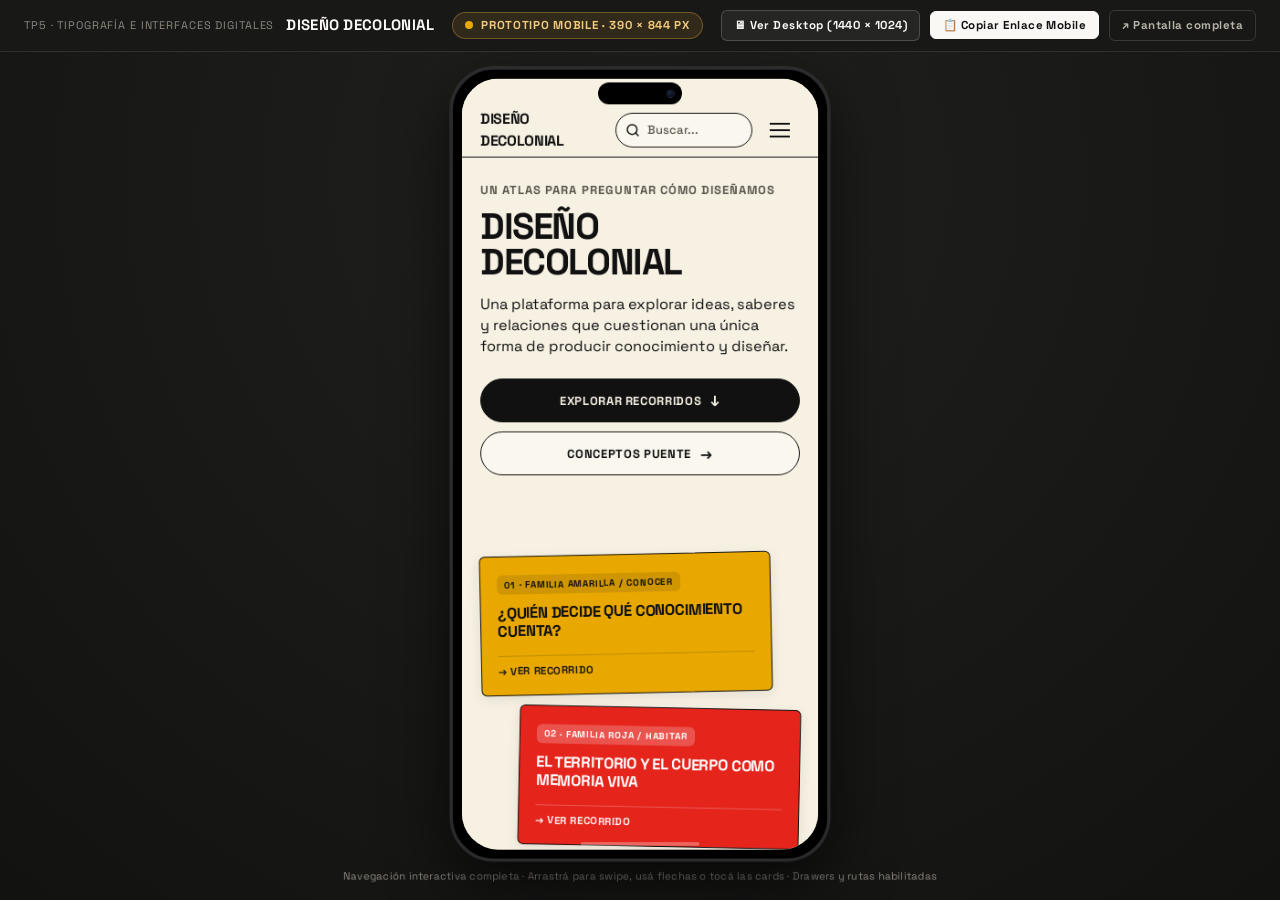
<file: index.html>
<!DOCTYPE html>
<html lang="es">
<head>
  <meta charset="UTF-8">
  <meta name="viewport" content="width=device-width, initial-scale=1.0">
  <title>Diseño Decolonial — Glosario Tipográfico | Prototipo Mobile (390 × 844)</title>
  
  <!-- Tipografía Space Grotesk -->
    <!-- Configuracion de Prototipo por Defecto: MOBILE (390 x 844) -->
  <meta name="default-prototype" content="mobile">
  <meta name="theme-color" content="#141413">
  <link rel="preconnect" href="https://fonts.googleapis.com">
  <link rel="preconnect" href="https://fonts.gstatic.com" crossorigin>
  <link href="https://fonts.googleapis.com/css2?family=Space+Grotesk:wght@400;500;600;700&display=swap" rel="stylesheet">
  
  <link rel="stylesheet" href="css/styles.css">
  
  <script>
    (function() {
      try {
        var isEmbed = window.self !== window.top || new URLSearchParams(window.location.search).get('embed') === '1';
        var isDesktop = window.innerWidth > 768;
        var meta = document.querySelector('meta[name="default-prototype"]');
        var urlVer = new URLSearchParams(window.location.search).get('version');
        var isMobile = (urlVer === 'mobile') || (!urlVer && ((meta && meta.content === 'mobile') || window.location.pathname.toLowerCase().includes('/mobile')));
        if (!isEmbed && isDesktop && isMobile) {
          document.documentElement.classList.add('mode-device-preview');
        }
      } catch (e) {}
    })();
  </script>
</head>
<body class="theme-decolonial">
  <!-- ENCABEZADO PRINCIPAL -->
  <header class="site-header" id="top-header">
    <div class="header-inner container">
      <div class="brand">
        <a href="#home" class="brand-link" id="brand-home-link" aria-label="Ir al inicio">
          <span class="brand-title">DISEÑO DECOLONIAL</span>
        </a>
      </div>

      <nav class="main-nav" aria-label="Navegación principal">
        <ul class="nav-list">
          <li><a href="#home" class="nav-link active" data-nav="home">EXPLORAR</a></li>
          <li><a href="#rutas" class="nav-link" data-nav="rutas">RUTAS</a></li>
          <li><a href="#compartidos" class="nav-link" data-nav="compartidos">CONCEPTOS PUENTE</a></li>
          <li><a href="#fuentes" class="nav-link" data-nav="fuentes">FUENTES</a></li>
        </ul>
      </nav>

      <div class="header-actions">
        <div class="search-trigger-wrapper">
          <div class="search-input-box" id="search-box">
            <svg class="search-icon" width="16" height="16" viewBox="0 0 24 24" fill="none" stroke="currentColor" stroke-width="2.2" stroke-linecap="round" stroke-linejoin="round">
              <circle cx="11" cy="11" r="8"></circle>
              <line x1="21" y1="21" x2="16.65" y2="16.65"></line>
            </svg>
            <input type="text" id="global-search-input" placeholder="Buscar..." autocomplete="off" aria-label="Buscar concepto en el glosario">
            <button type="button" id="search-clear-btn" class="search-clear" aria-label="Limpiar búsqueda" style="display: none;">✕</button>
          </div>
          <!-- Dropdown con resultados en tiempo real -->
          <div class="search-results-dropdown" id="search-results" style="display: none;" role="listbox"></div>
        </div>

        <button class="mobile-menu-toggle" id="mobile-menu-btn" aria-label="Abrir menú" aria-expanded="false">
          <span class="bar"></span>
          <span class="bar"></span>
          <span class="bar"></span>
        </button>
      </div>
    </div>
  </header>

  <!-- CONTENEDOR PRINCIPAL DE VISTAS -->
  <main id="app-main">
    
    <!-- ========================================== -->
    <!-- VISTA 1: HOME / EXPLORAR                   -->
    <!-- ========================================== -->
    <div id="view-home" class="app-view active-view">
      
      <!-- HERO EDITORIAL -->
      <section class="hero-section container">
        <div class="hero-grid">
          
          <!-- Columna izquierda: Información e interacciones directas -->
          <div class="hero-content">
            <div class="hero-kicker">UN ATLAS PARA PREGUNTAR CÓMO DISEÑAMOS</div>
            <h1 class="hero-main-title">
              DISEÑO<br>DECOLONIAL
            </h1>
            <p class="hero-lead">
              Una plataforma para explorar ideas, saberes y relaciones que cuestionan una única forma de producir conocimiento y diseñar.
            </p>

            <!-- Jerarquía de Acciones del Hero: Acción Principal y Secundaria -->
            <div class="hero-actions-container">
              <a href="#rutas" class="hero-cta-btn hero-cta-primary" id="hero-btn-explore" aria-label="Explorar los cuatro recorridos conceptuales">
                <span>EXPLORAR RECORRIDOS</span>
                <span class="hero-cta-arrow" aria-hidden="true">↓</span>
              </a>
              <a href="#compartidos" class="hero-cta-btn hero-cta-secondary" id="hero-btn-puentes" aria-label="Ir a los 8 conceptos puente compartidos">
                <span>CONCEPTOS PUENTE</span>
                <span class="hero-cta-arrow" aria-hidden="true">→</span>
              </a>
            </div>
          </div>

          <!-- Columna derecha: Composición gráfica editorial (Introducción al Sistema Cromático) -->
          <div class="hero-composition">
            <div class="poster-stack" aria-label="Introducción visual interactiva a las tres familias cromáticas">
              <!-- Bloque Amarillo: 01 CONOCER -->
              <a href="#conocer" class="poster-plane plane-yellow" id="hero-plane-conocer" aria-label="Explorar Recorrido 01 Conocer: ¿Quién decide qué conocimiento cuenta?">
                <span class="plane-route-badge badge-yellow">01 · FAMILIA AMARILLA / CONOCER</span>
                <p class="plane-text-yellow">¿QUIÉN DECIDE QUÉ CONOCIMIENTO CUENTA?</p>
                <span class="plane-mobile-cue" aria-hidden="true">→ VER RECORRIDO</span>
                <div class="plane-hover-reveal" aria-hidden="true">
                  <div class="plane-hover-meta">
                    <strong class="plane-hover-name">01 · CONOCER</strong>
                    <span class="plane-hover-desc">Cuestionar categorías heredadas · 11 conceptos</span>
                  </div>
                  <span class="plane-hover-action">VER RECORRIDO <span class="plane-hover-arrow">→</span></span>
                </div>
              </a>
              <!-- Bloque Rojo: 02 HABITAR -->
              <a href="#habitar" class="poster-plane plane-red" id="hero-plane-habitar" aria-label="Explorar Recorrido 02 Habitar: El territorio y el cuerpo como memoria viva">
                <span class="plane-route-badge badge-red">02 · FAMILIA ROJA / HABITAR</span>
                <p class="plane-text-red">EL TERRITORIO Y EL CUERPO COMO MEMORIA VIVA</p>
                <span class="plane-mobile-cue" aria-hidden="true">→ VER RECORRIDO</span>
                <div class="plane-hover-reveal" aria-hidden="true">
                  <div class="plane-hover-meta">
                    <strong class="plane-hover-name">02 · HABITAR</strong>
                    <span class="plane-hover-desc">Cuerpo, territorio y cuidado · 8 conceptos</span>
                  </div>
                  <span class="plane-hover-action">VER RECORRIDO <span class="plane-hover-arrow">→</span></span>
                </div>
              </a>
              <!-- Bloque Azul: 03 DESOBEDECER -->
              <a href="#desobedecer" class="poster-plane plane-blue" id="hero-plane-desobedecer" aria-label="Explorar Recorrido 03 Desobedecer: Otras formas de conocer también cuentan">
                <span class="plane-route-badge badge-blue">03 · FAMILIA AZUL / DESOBEDECER</span>
                <p class="plane-text-blue">“Otras formas de conocer también cuentan.”</p>
                <span class="plane-mobile-cue" aria-hidden="true">→ VER RECORRIDO</span>
                <div class="plane-hover-reveal" aria-hidden="true">
                  <div class="plane-hover-meta">
                    <strong class="plane-hover-name">03 · DESOBEDECER</strong>
                    <span class="plane-hover-desc">Desafiar estructuras de dominación · 11 conceptos</span>
                  </div>
                  <span class="plane-hover-action">VER RECORRIDO <span class="plane-hover-arrow">→</span></span>
                </div>
              </a>
            </div>
          </div>

        </div>

        <div class="hero-meta-bar">
          <div class="meta-tagline">
            <span class="meta-dot-indicator">●</span>
            ATLAS TIPOGRÁFICO DECOLONIAL · 4 RECORRIDOS · 8 PUENTES · 41 CONCEPTOS
          </div>
        </div>
      </section>

      <!-- SECCIÓN RESUMEN DE RUTAS: 4 GRANDES ENTRADAS -->
      <section class="routes-summary-section container" id="rutas">
        <div class="section-intro-bar">
          <div class="section-intro-kicker">CUATRO RECORRIDOS CONCEPTUALES</div>
          <div class="section-intro-instruction">ELEGÍ UNA RUTA PARA COMENZAR ↓</div>
        </div>

        <div class="routes-cards-grid">
          <!-- RUTA 01 -->
          <a href="#conocer" class="route-summary-card card-route-yellow" data-route-id="conocer" aria-label="Explorar ruta 01 Conocer">
            <div class="route-card-main">
              <h2 class="route-card-title">01 · CONOCER</h2>
              <h3 class="route-card-question">¿QUÉ CONSIDERAMOS CONOCIMIENTO?</h3>
              <p class="route-card-desc">
                Explora las distintas formas de producir, transmitir y validar saberes.
              </p>
            </div>
            <div class="route-card-footer">
              <span class="route-count-badge">11 CONCEPTOS</span>
              <span class="route-card-action-arrow" aria-hidden="true">→</span>
            </div>
          </a>

          <!-- RUTA 02 -->
          <a href="#habitar" class="route-summary-card card-route-red" data-route-id="habitar" aria-label="Explorar ruta 02 Habitar">
            <div class="route-card-main">
              <h2 class="route-card-title">02 · HABITAR</h2>
              <h3 class="route-card-question">¿DESDE DÓNDE SE PRODUCE EL CONOCIMIENTO?</h3>
              <p class="route-card-desc">
                Explora la relación entre cuerpo, territorio, comunidad y formas de vida.
              </p>
            </div>
            <div class="route-card-footer">
              <span class="route-count-badge">8 CONCEPTOS</span>
              <span class="route-card-action-arrow" aria-hidden="true">→</span>
            </div>
          </a>

          <!-- RUTA 03 -->
          <a href="#desobedecer" class="route-summary-card card-route-blue" data-route-id="desobedecer" aria-label="Explorar ruta 03 Desobedecer">
            <div class="route-card-main">
              <h2 class="route-card-title">03 · DESOBEDECER</h2>
              <h3 class="route-card-question">¿QUIÉN DECIDE QUÉ SABERES SON VÁLIDOS?</h3>
              <p class="route-card-desc">
                Cuestiona las estructuras coloniales que jerarquizan y excluyen conocimientos.
              </p>
            </div>
            <div class="route-card-footer">
              <span class="route-count-badge">11 CONCEPTOS</span>
              <span class="route-card-action-arrow" aria-hidden="true">→</span>
            </div>
          </a>

          <!-- RUTA 04: ESPACIO DE ENCUENTRO ENTRE LAS TRES FAMILIAS -->
          <a href="#relacionar" class="route-summary-card card-route-relacionar card-route-encounter" data-route-id="relacionar" aria-label="Explorar ruta 04 Relacionar">
            <div class="route-card-main">
              <h2 class="route-card-title">04 · RELACIONAR</h2>
              <h3 class="route-card-question">¿QUÉ PASA CUANDO DISTINTOS SABERES SE ENCUENTRAN?</h3>
              <p class="route-card-desc">
                Explora sus cruces, tensiones y posibilidades de diálogo.
              </p>
            </div>
            <div class="route-card-footer">
              <div class="route-triad-footer-group">
                <div class="route-triad-header-badge" aria-hidden="true">
                  <span class="triad-chip chip-y">01</span>
                  <span class="triad-plus">+</span>
                  <span class="triad-chip chip-r">02</span>
                  <span class="triad-plus">+</span>
                  <span class="triad-chip chip-b">03</span>
                </div>
                <span class="route-count-badge">11 CONCEPTOS</span>
              </div>
              <span class="route-card-action-arrow" aria-hidden="true">→</span>
            </div>
          </a>
        </div>
      </section>

      <!-- CAPÍTULO RUTA 01: CONOCER (FAMILIA AMARILLA) -->
      <section class="route-chapter-section container chapter-conocer" id="conocer">
        <header class="chapter-header">
          <div class="chapter-title-group">
            <span class="chapter-number number-yellow">01</span>
            <h2 class="chapter-title">CONOCER</h2>
            <p class="chapter-bajada">
              Familia Amarilla / Ocre · Conceptos que cuestionan las categorías heredadas de la modernidad y abren paso a otros saberes.
            </p>
          </div>
          <div class="chapter-count-indicator">
            <div class="vertical-divider yellow-bar"></div>
            <span class="count-text">11 CONCEPTOS<br>FAMILIA AMARILLA</span>
          </div>
        </header>

        <div class="route-cards-carousel-container" data-route="conocer">
          <button type="button" class="carousel-arrow-btn arrow-prev" data-route="conocer" aria-label="Concepto anterior de 01 Conocer">
            <span aria-hidden="true">←</span>
          </button>
          <div class="concepts-grid grid-route-01" id="grid-conocer">
            <!-- Renderizado dinámico desde data.js -->
          </div>
          <button type="button" class="carousel-arrow-btn arrow-next" data-route="conocer" aria-label="Concepto siguiente de 01 Conocer">
            <span aria-hidden="true">→</span>
          </button>
        </div>
        <div class="carousel-dots-row" id="dots-conocer" aria-label="Navegación de conceptos de Conocer"></div>

        <!-- Navegación editorial al pie de capítulo -->
        <div class="chapter-nav-footer">
          <a href="#rutas" class="chapter-nav-btn btn-nav-index" aria-label="Volver al índice de los 4 recorridos">↑ ÍNDICE DE RECORRIDOS</a>
          <a href="#habitar" class="chapter-nav-btn btn-nav-next" aria-label="Ir al siguiente recorrido: 02 Habitar">
            <span>SIGUIENTE: 02 HABITAR</span>
            <span class="nav-arrow" aria-hidden="true">→</span>
          </a>
        </div>
      </section>

      <!-- CAPÍTULO RUTA 02: HABITAR (FAMILIA ROJA) -->
      <section class="route-chapter-section container chapter-habitar" id="habitar">
        <header class="chapter-header">
          <div class="chapter-title-group">
            <span class="chapter-number number-red">02</span>
            <h2 class="chapter-title">HABITAR</h2>
            <p class="chapter-bajada">
              Familia Roja · Formas de vincularse con el territorio, el cuerpo y el cuidado de la vida comunitaria.
            </p>
          </div>
          <div class="chapter-count-indicator">
            <div class="vertical-divider red-bar"></div>
            <span class="count-text">8 CONCEPTOS<br>FAMILIA ROJA</span>
          </div>
        </header>

        <div class="route-cards-carousel-container" data-route="habitar">
          <button type="button" class="carousel-arrow-btn arrow-prev" data-route="habitar" aria-label="Concepto anterior de 02 Habitar">
            <span aria-hidden="true">←</span>
          </button>
          <div class="concepts-grid grid-route-02" id="grid-habitar">
            <!-- Renderizado dinámico desde data.js -->
          </div>
          <button type="button" class="carousel-arrow-btn arrow-next" data-route="habitar" aria-label="Concepto siguiente de 02 Habitar">
            <span aria-hidden="true">→</span>
          </button>
        </div>
        <div class="carousel-dots-row" id="dots-habitar" aria-label="Navegación de conceptos de Habitar"></div>

        <!-- Navegación editorial al pie de capítulo -->
        <div class="chapter-nav-footer">
          <a href="#rutas" class="chapter-nav-btn btn-nav-index" aria-label="Volver al índice de los 4 recorridos">↑ ÍNDICE DE RECORRIDOS</a>
          <a href="#desobedecer" class="chapter-nav-btn btn-nav-next" aria-label="Ir al siguiente recorrido: 03 Desobedecer">
            <span>SIGUIENTE: 03 DESOBEDECER</span>
            <span class="nav-arrow" aria-hidden="true">→</span>
          </a>
        </div>
      </section>

      <!-- CAPÍTULO RUTA 03: DESOBEDECER (FAMILIA AZUL) -->
      <section class="route-chapter-section container chapter-desobedecer" id="desobedecer">
        <header class="chapter-header">
          <div class="chapter-title-group">
            <span class="chapter-number number-blue">03</span>
            <h2 class="chapter-title">DESOBEDECER</h2>
            <p class="chapter-bajada">
              Familia Azul · Conceptos que desafían las estructuras de dominación y abren alternativas proyectuales.
            </p>
          </div>
          <div class="chapter-count-indicator">
            <div class="vertical-divider blue-bar"></div>
            <span class="count-text">11 CONCEPTOS<br>FAMILIA AZUL</span>
          </div>
        </header>

        <div class="route-cards-carousel-container" data-route="desobedecer">
          <button type="button" class="carousel-arrow-btn arrow-prev" data-route="desobedecer" aria-label="Concepto anterior de 03 Desobedecer">
            <span aria-hidden="true">←</span>
          </button>
          <div class="concepts-grid grid-route-03" id="grid-desobedecer">
            <!-- Renderizado dinámico desde data.js -->
          </div>
          <button type="button" class="carousel-arrow-btn arrow-next" data-route="desobedecer" aria-label="Concepto siguiente de 03 Desobedecer">
            <span aria-hidden="true">→</span>
          </button>
        </div>
        <div class="carousel-dots-row" id="dots-desobedecer" aria-label="Navegación de conceptos de Desobedecer"></div>

        <!-- Navegación editorial al pie de capítulo -->
        <div class="chapter-nav-footer">
          <a href="#rutas" class="chapter-nav-btn btn-nav-index" aria-label="Volver al índice de los 4 recorridos">↑ ÍNDICE DE RECORRIDOS</a>
          <a href="#relacionar" class="chapter-nav-btn btn-nav-next" aria-label="Ir al siguiente recorrido: 04 Relacionar">
            <span>SIGUIENTE: 04 RELACIONAR</span>
            <span class="nav-arrow" aria-hidden="true">→</span>
          </a>
        </div>
      </section>

      <!-- CAPÍTULO RUTA 04: RELACIONAR (ENCUENTRO DE FAMILIAS) -->
      <section class="route-chapter-section container chapter-relacionar chapter-encounter" id="relacionar">
        <header class="chapter-header">
          <div class="chapter-title-group">
            <div class="encounter-eyebrow">
              <span class="encounter-chip chip-y">01 CONOCER</span>
              <span class="encounter-term-group">
                <span class="encounter-plus">+</span>
                <span class="encounter-chip chip-r">02 HABITAR</span>
              </span>
              <span class="encounter-term-group">
                <span class="encounter-plus">+</span>
                <span class="encounter-chip chip-b">03 DESOBEDECER</span>
              </span>
            </div>
            <span class="chapter-number number-triad">04</span>
            <h2 class="chapter-title">RELACIONAR</h2>
            <p class="chapter-bajada">
              Lugar donde se encuentran las tres familias: articulación de saberes diversos, justicia cognitiva y tender puentes hacia el pluriverso.
            </p>
          </div>
          <div class="chapter-count-indicator">
            <div class="vertical-divider triad-bar">
              <span class="triad-segment segment-y"></span>
              <span class="triad-segment segment-r"></span>
              <span class="triad-segment segment-b"></span>
            </div>
            <span class="count-text">11 CONCEPTOS<br>ESPACIO DE ENCUENTRO</span>
          </div>
        </header>

        <div class="route-cards-carousel-container" data-route="relacionar">
          <button type="button" class="carousel-arrow-btn arrow-prev" data-route="relacionar" aria-label="Concepto anterior de 04 Relacionar">
            <span aria-hidden="true">←</span>
          </button>
          <div class="concepts-grid grid-route-04" id="grid-relacionar">
            <!-- Renderizado dinámico desde data.js (con Epistemologías del Sur destacada) -->
          </div>
          <button type="button" class="carousel-arrow-btn arrow-next" data-route="relacionar" aria-label="Concepto siguiente de 04 Relacionar">
            <span aria-hidden="true">→</span>
          </button>
        </div>
        <div class="carousel-dots-row" id="dots-relacionar" aria-label="Navegación de conceptos de Relacionar"></div>

        <!-- Navegación editorial al pie de capítulo -->
        <div class="chapter-nav-footer">
          <a href="#rutas" class="chapter-nav-btn btn-nav-index" aria-label="Volver al índice de los 4 recorridos">↑ ÍNDICE DE RECORRIDOS</a>
          <a href="#compartidos" class="chapter-nav-btn btn-nav-next" aria-label="Ir a los conceptos puente">
            <span>EXPLORAR CONCEPTOS PUENTE</span>
            <span class="nav-arrow" aria-hidden="true">→</span>
          </a>
        </div>
      </section>

      <!-- SECCIÓN: 8 CONCEPTOS COMPARTIDOS / PUENTES -->
      <section class="shared-bridges-section container" id="compartidos">
        <div class="bridges-layout">
          <div class="bridges-text-col">
            <h2 class="bridges-title">8 CONCEPTOS COMPARTIDOS</h2>
            <p class="bridges-bajada">
              Funcionan como puentes entre glosarios y campos de conocimiento. Hacé click en cualquiera para ver su definición decolonial.
            </p>
          </div>

          <div class="bridges-ribbons-col" id="shared-ribbons-container">
            <!-- Ribbons renderizados dinámicamente -->
          </div>
        </div>

        <!-- Navegación editorial al pie de puentes -->
        <div class="chapter-nav-footer bridges-nav-footer">
          <a href="#rutas" class="chapter-nav-btn btn-nav-index" aria-label="Volver al índice de recorridos">↑ ÍNDICE DE RECORRIDOS</a>
          <a href="#fuentes" class="chapter-nav-btn btn-nav-next" aria-label="Ir a fuentes y referencias">
            <span>FUENTES Y REFERENCIAS</span>
            <span class="nav-arrow" aria-hidden="true">↓</span>
          </a>
        </div>
      </section>

      <!-- SECCIÓN: FUENTES Y REFERENCIAS (CIERRE EDITORIAL / BIBLIOGRÁFICO) -->
      <section class="sources-references-section container" id="fuentes" aria-label="Fuentes y Referencias">
        <header class="biblio-header">
          <div class="biblio-meta-top">
            <span class="biblio-kicker">MARCO TEÓRICO Y BIBLIOGRÁFICO</span>
            <span class="biblio-accent-dots" aria-hidden="true">
              <span class="dot-color dot-yellow"></span>
              <span class="dot-color dot-red"></span>
              <span class="dot-color dot-blue"></span>
            </span>
          </div>
          <h2 class="biblio-heading">FUENTES Y REFERENCIAS</h2>
          <p class="biblio-bajada">
            Lecturas y marcos teóricos que acompañan la problematización decolonial del conocimiento, el territorio y la práctica proyectual.
          </p>
        </header>

        <div class="biblio-layout">
          
          <!-- Columna 1: PENSAMIENTO DECOLONIAL -->
          <div class="biblio-col">
            <div class="biblio-group">
              <h3 class="biblio-group-title">
                <span class="biblio-group-dot dot-yellow" aria-hidden="true"></span>
                PENSAMIENTO DECOLONIAL
              </h3>

              <ul class="biblio-list" role="list">
                <!-- Ref 1: Boaventura 2014 -->
                <li class="biblio-entry">
                  <div class="biblio-entry-header">
                    <span class="biblio-author">Boaventura de Sousa Santos</span>
                    <span class="biblio-year">2014</span>
                  </div>
                  <div class="biblio-work">
                    <a href="https://www.routledge.com/Epistemologies-of-the-South-Justice-Against-Epistemicide/Santos/p/book/9781612056333" target="_blank" rel="noopener noreferrer" class="biblio-link" aria-label="Epistemologies of the South en Routledge (abre en nueva pestaña)">
                      <em>Epistemologies of the South: Justice Against Epistemicide</em>
                      <span class="biblio-arrow" aria-hidden="true">↗</span>
                    </a>
                  </div>
                  <div class="biblio-meta">
                    <span class="biblio-publisher">Routledge</span>
                  </div>
                </li>

                <!-- Ref 2: Boaventura 2007 -->
                <li class="biblio-entry">
                  <div class="biblio-entry-header">
                    <span class="biblio-author">Boaventura de Sousa Santos</span>
                    <span class="biblio-year">2007</span>
                  </div>
                  <div class="biblio-work">
                    <a href="https://www.jstor.org/stable/40241677" target="_blank" rel="noopener noreferrer" class="biblio-link" aria-label="Beyond Abyssal Thinking en JSTOR (abre en nueva pestaña)">
                      <em>“Beyond Abyssal Thinking: From Global Lines to Ecologies of Knowledges”</em>
                      <span class="biblio-arrow" aria-hidden="true">↗</span>
                    </a>
                  </div>
                  <div class="biblio-meta">
                    <span class="biblio-publisher">Review (Fernand Braudel Center)</span>
                  </div>
                </li>

                <!-- Ref 3: Silvia Rivera Cusicanqui 2010 -->
                <li class="biblio-entry">
                  <div class="biblio-entry-header">
                    <span class="biblio-author">Silvia Rivera Cusicanqui</span>
                    <span class="biblio-year">2010</span>
                  </div>
                  <div class="biblio-work">
                    <a href="https://tintalimon.com.ar/libro/chixinakax-utxiwa/" target="_blank" rel="noopener noreferrer" class="biblio-link" aria-label="Ch’ixinakax utxiwa en Tinta Limón (abre en nueva pestaña)">
                      <em>Ch’ixinakax utxiwa: Una reflexión sobre prácticas y discursos descolonizadores</em>
                      <span class="biblio-arrow" aria-hidden="true">↗</span>
                    </a>
                  </div>
                  <div class="biblio-meta">
                    <span class="biblio-publisher">Tinta Limón</span>
                  </div>
                </li>
              </ul>
            </div>
          </div>

          <!-- Columna 2: DISEÑO Y PLURIVERSO + REPRESENTACIÓN -->
          <div class="biblio-col">
            <!-- Grupo: DISEÑO Y PLURIVERSO -->
            <div class="biblio-group">
              <h3 class="biblio-group-title">
                <span class="biblio-group-dot dot-red" aria-hidden="true"></span>
                DISEÑO Y PLURIVERSO
              </h3>

              <ul class="biblio-list" role="list">
                <!-- Ref 4: Arturo Escobar 2018 -->
                <li class="biblio-entry">
                  <div class="biblio-entry-header">
                    <span class="biblio-author">Arturo Escobar</span>
                    <span class="biblio-year">2018</span>
                  </div>
                  <div class="biblio-work">
                    <a href="https://www.dukeupress.edu/designs-for-the-pluriverse" target="_blank" rel="noopener noreferrer" class="biblio-link" aria-label="Designs for the Pluriverse en Duke University Press (abre en nueva pestaña)">
                      <em>Designs for the Pluriverse: Radical Interdependence, Autonomy, and the Making of Worlds</em>
                      <span class="biblio-arrow" aria-hidden="true">↗</span>
                    </a>
                  </div>
                  <div class="biblio-meta">
                    <span class="biblio-publisher">Duke University Press</span>
                  </div>
                </li>
              </ul>
            </div>

            <!-- Grupo: REPRESENTACIÓN -->
            <div class="biblio-group">
              <h3 class="biblio-group-title">
                <span class="biblio-group-dot dot-blue" aria-hidden="true"></span>
                REPRESENTACIÓN
              </h3>

              <ul class="biblio-list" role="list">
                <!-- Ref 5: bell hooks 1992 -->
                <li class="biblio-entry">
                  <div class="biblio-entry-header">
                    <span class="biblio-author">bell hooks</span>
                    <span class="biblio-year">1992</span>
                  </div>
                  <div class="biblio-work">
                    <a href="https://www.routledge.com/Black-Looks-Race-and-Representation/hooks/p/book/9781138821552" target="_blank" rel="noopener noreferrer" class="biblio-link" aria-label="Black Looks en Routledge (abre en nueva pestaña)">
                      <em>Black Looks: Race and Representation</em>
                      <span class="biblio-arrow" aria-hidden="true">↗</span>
                    </a>
                  </div>
                  <div class="biblio-meta">
                    <span class="biblio-publisher">South End Press</span>
                  </div>
                </li>
              </ul>
            </div>
          </div>

        </div>

        <!-- Cierre de navegación discreto -->
        <div class="biblio-nav-footer">
          <a href="#compartidos" class="chapter-nav-btn btn-nav-index" aria-label="Volver a conceptos puente">↑ CONCEPTOS PUENTE</a>
          <a href="#home" class="chapter-nav-btn btn-nav-index" aria-label="Subir al inicio del atlas">↑ SUBIR AL INICIO</a>
        </div>
      </section>

    </div><!-- /#view-home -->


    <!-- ========================================== -->
    <!-- VISTA 2: DETALLE EPISTEMOLOGÍAS DEL SUR    -->
    <!-- ========================================== -->
    <div id="view-detail" class="app-view">
      
      <!-- HERO DEL CONCEPTO DESTACADO -->
      <header id="epistemologias-del-sur" class="detail-hero-section container">
        <div class="detail-breadcrumb-bar">
          <a href="#relacionar" class="btn-back-breadcrumb" id="detail-back-home">
            <span class="arrow-back" aria-hidden="true">←</span> VOLVER A RELACIONAR
          </a>
          <span class="detail-badge-kicker">04 · RELACIONAR / FICHA CONCEPTUAL 22</span>
        </div>

        <div class="detail-hero-grid">
          
          <div class="detail-hero-text">
            <h1 class="detail-main-title">
              EPISTEMOLOGÍAS<br>DEL SUR
            </h1>
            <p class="detail-subtitle">
              Una mirada que desborda el canon occidental: visibiliza saberes subordinados, reconoce la pluralidad del conocimiento y sitúa la práctica del diseño en la justicia cognitiva.
            </p>

            <!-- Navegación editorial interna del concepto -->
            <nav class="detail-subsections-nav" aria-label="Navegación del concepto">
              <a href="#seccion-que-son" class="detail-nav-pill" data-scroll-to="seccion-que-son">
                <span class="detail-nav-num">01</span> ¿QUÉ SON?
              </a>
              <a href="#seccion-mas-alla-del-mapa" class="detail-nav-pill" data-scroll-to="seccion-mas-alla-del-mapa">
                <span class="detail-nav-num">02</span> MÁS ALLÁ DEL MAPA
              </a>
              <a href="#seccion-en-diseno" class="detail-nav-pill" data-scroll-to="seccion-en-diseno">
                <span class="detail-nav-num">03</span> EN DISEÑO
              </a>
              <a href="#seccion-relacionados" class="detail-nav-pill" data-scroll-to="seccion-relacionados">
                <span class="detail-nav-num">04</span> CONCEPTOS RELACIONADOS
              </a>
            </nav>
          </div>

          <!-- Columna Derecha: Composición Gráfica de 3 Planos Editoriales Superpuestos -->
          <div class="detail-composition" aria-label="Composición gráfica tri-cromática de Epistemologías del Sur">
            <div class="detail-planes-stack">

              <!-- PLANO 1: ROJO (Arriba / Derecha) -->
              <a href="#seccion-que-son" 
                 class="detail-plane detail-plane-red" 
                 data-scroll-to="seccion-que-son" 
                 aria-label="01 · ¿Qué son?: ¿Qué saberes quedaron fuera?">
                <span class="detail-plane-text">¿QUÉ SABERES<br>QUEDARON FUERA?</span>
                <span class="detail-plane-hint" aria-hidden="true">
                  <span>01 · ¿QUÉ SON?</span>
                  <span class="detail-plane-arrow">→</span>
                </span>
              </a>

              <!-- PLANO 2: AMARILLO (Superpuesto hacia la izquierda) -->
              <a href="#seccion-mas-alla-del-mapa" 
                 class="detail-plane detail-plane-yellow" 
                 data-scroll-to="seccion-mas-alla-del-mapa" 
                 aria-label="02 · Más allá del mapa: Sur no es solo un lugar">
                <span class="detail-plane-text">SUR ≠ SOLO<br>UN LUGAR</span>
                <span class="detail-plane-hint" aria-hidden="true">
                  <span>02 · MÁS ALLÁ DEL MAPA</span>
                  <span class="detail-plane-arrow">→</span>
                </span>
              </a>

              <!-- PLANO 3: AZUL (Abajo / Derecha) -->
              <a href="#seccion-en-diseno" 
                 class="detail-plane detail-plane-blue" 
                 data-scroll-to="seccion-en-diseno" 
                 aria-label="03 · En diseño: Otras voces, otros saberes">
                <span class="detail-plane-text">OTRAS VOCES.<br>OTROS SABERES.</span>
                <span class="detail-plane-hint" aria-hidden="true">
                  <span>03 · EN DISEÑO</span>
                  <span class="detail-plane-arrow">→</span>
                </span>
              </a>

            </div>
          </div>

        </div>
      </header>

      <!-- SUBSECCIÓN 01: ¿QUÉ SON? -->
      <section class="detail-block-section block-editorial-canvas" id="seccion-que-son">
        <div class="container block-inner">
          <div class="block-left-col">
            <div class="block-kicker">01 / ¿QUÉ SON?</div>
            <h2 class="block-main-heading">
              CONOCER TAMBIÉN ES UNA FORMA DE HACER VISIBLE.
            </h2>
            <div class="block-tags-list">
              <span class="tag-item">04 · ENCUENTRO</span>
              <span class="tag-sep">/</span>
              <span class="tag-item">JUSTICIA COGNITIVA</span>
              <span class="tag-sep">/</span>
              <span class="tag-item">PLURIVERSO</span>
            </div>

            <!-- Marco Teórico Autoral -->
            <div class="detail-author-reference">
              <span class="ref-kicker">MARCO CONCEPTUAL</span>
              <h3 class="ref-author">BOAVENTURA DE SOUSA SANTOS</h3>
              <p class="ref-desc">
                Sostiene que la comprensión del mundo es mucho más amplia que la comprensión occidental del mundo, y que la justicia social global es inseparable de la justicia cognitiva global.
              </p>
            </div>
          </div>

          <div class="block-right-col">
            <!-- Definición Oficial del Glosario con Resaltado Tipográfico -->
            <div class="block-editorial-body definition-editorial-lead">
              <p>
                Las epistemologías del Sur constituyen un conjunto de perspectivas que buscan <strong class="hl-term hl-conocer">visibilizar</strong> conocimientos producidos por comunidades históricamente subordinadas por los procesos coloniales. No hacen referencia únicamente a una ubicación geográfica, sino a experiencias sociales marcadas por la <strong class="hl-term hl-habitar">exclusión</strong> y la <strong class="hl-term hl-desobedecer">resistencia</strong>.
              </p>
              <p>
                En diseño, invitan a <strong class="hl-term hl-conocer">ampliar</strong> las fuentes de referencia, <strong class="hl-term hl-habitar">valorar</strong> prácticas locales y <strong class="hl-term hl-desobedecer">reconocer</strong> que la producción de conocimiento excede ampliamente los ámbitos académicos tradicionales.
              </p>
            </div>

            <!-- Análisis de los 6 Conceptos-Clave -->
            <div class="definition-key-block">
              <div class="key-block-header">
                <span class="key-block-title">CONCEPTOS-CLAVE DE LA DEFINICIÓN</span>
              </div>
              <div class="six-terms-grid">
                <div class="term-mini-card">
                  <div class="term-mini-card-top">
                    <span class="dot-color dot-yellow"></span>
                    <span class="term-mini-name">VISIBILIZAR</span>
                  </div>
                  <p class="term-mini-role">Poner en primer plano memorias y conocimientos que el universalismo moderno declaró ignorancia o folklore.</p>
                </div>

                <div class="term-mini-card">
                  <div class="term-mini-card-top">
                    <span class="dot-color dot-red"></span>
                    <span class="term-mini-name">EXCLUSIÓN</span>
                  </div>
                  <p class="term-mini-role">Señalar la línea abisal que separó saberes legítimos de experiencias subalternizadas por el colonialismo.</p>
                </div>

                <div class="term-mini-card">
                  <div class="term-mini-card-top">
                    <span class="dot-color dot-blue"></span>
                    <span class="term-mini-name">RESISTENCIA</span>
                  </div>
                  <p class="term-mini-role">Reconocer prácticas vivas con las que comunidades sostienen su lengua, territorio y cosmovisión.</p>
                </div>

                <div class="term-mini-card">
                  <div class="term-mini-card-top">
                    <span class="dot-color dot-yellow"></span>
                    <span class="term-mini-name">AMPLIAR</span>
                  </div>
                  <p class="term-mini-role">Incorporar archivos populares, historias orales y referencias visuales no hegemónicas a la disciplina.</p>
                </div>

                <div class="term-mini-card">
                  <div class="term-mini-card-top">
                    <span class="dot-color dot-red"></span>
                    <span class="term-mini-name">VALORAR</span>
                  </div>
                  <p class="term-mini-role">Comprender la complejidad conceptual y técnica de los oficios y materialidades situadas en el territorio.</p>
                </div>

                <div class="term-mini-card">
                  <div class="term-mini-card-top">
                    <span class="dot-color dot-blue"></span>
                    <span class="term-mini-name">RECONOCER</span>
                  </div>
                  <p class="term-mini-role">Aceptar que la validez del saber proyectual no reside exclusivamente en títulos ni claustros académicos.</p>
                </div>
              </div>
            </div>

            <div class="block-action-footer">
              <a href="#seccion-mas-alla-del-mapa" class="btn-next-editorial" data-scroll-to="seccion-mas-alla-del-mapa">
                <span>02 MÁS ALLÁ DEL MAPA</span>
                <span class="arrow-next" aria-hidden="true">→</span>
              </a>
            </div>
          </div>
        </div>
      </section>

      <!-- SUBSECCIÓN 02: MÁS ALLÁ DEL MAPA -->
      <section class="detail-block-section block-editorial-surface" id="seccion-mas-alla-del-mapa">
        <div class="container block-inner-wide">
          <div class="block-top-row">
            <div class="block-header-text">
              <div class="block-kicker">02 / MÁS ALLÁ DEL MAPA</div>
              <h2 class="block-main-heading">¿DÓNDE ESTÁ EL SUR?</h2>
            </div>
            <div class="block-header-lead">
              Las epistemologías del Sur no hacen referencia únicamente a una ubicación geográfica, sino a experiencias sociales marcadas por la exclusión y la resistencia.
            </div>
          </div>

          <!-- Composición Editorial de 3 Dimensiones (Territorio, Exclusión, Resistencia) -->
          <div class="map-dimensions-grid">
            
            <!-- 01 — TERRITORIO -->
            <article class="dimension-card dim-territorio">
              <div class="dimension-card-header">
                <span class="dimension-kicker tag-habitar">02 · HABITAR / CUERPO Y ESPACIO</span>
                <h3 class="dimension-title">01 — TERRITORIO</h3>
                <h4 class="dimension-subhead">El espacio como relación viva y afectiva.</h4>
              </div>
              <p class="dimension-body">
                El Sur no equivale a la tierra como recurso medible o superficie cartográfica: es el territorio entendido como entramado de afectos, memorias compartidas y cuidados comunitarios. Pensar desde el territorio implica rechazar la pretensión de diseñar desde un «no-lugar» universal.
              </p>
              <div class="dimension-quote">
                “Pensar desde el lugar que se habita, no desde el mapa que se impone.”
              </div>
              <div class="dimension-card-footer">
                <button type="button" class="btn-dimension-action" data-open-concept="40" aria-label="Abrir concepto 40 Territorio en el glosario">
                  <span>VER CONCEPTO: 40 · TERRITORIO</span>
                  <span class="action-arrow" aria-hidden="true">→</span>
                </button>
              </div>
            </article>

            <!-- 02 — EXCLUSIÓN -->
            <article class="dimension-card dim-exclusion">
              <div class="dimension-card-header">
                <span class="dimension-kicker tag-conocer">01 · CONOCER / LÍNEA ABISAL</span>
                <h3 class="dimension-title">02 — EXCLUSIÓN</h3>
                <h4 class="dimension-subhead">La descalificación de saberes no eurocéntricos.</h4>
              </div>
              <p class="dimension-body">
                El Sur nombra a las comunidades cuyos conocimientos fueron subordinados por el universalismo moderno. La matriz colonial trazó una separación tajante entre ciencia metropolitana y saberes locales. Superar la exclusión exige cuestionar quién decide qué es válido.
              </p>
              <div class="dimension-quote">
                “Hacer visible lo que el canon decretó inexistente o inferior.”
              </div>
              <div class="dimension-card-footer">
                <button type="button" class="btn-dimension-action" data-open-concept="21" aria-label="Abrir concepto 21 Diversidad Epistemológica en el glosario">
                  <span>VER CONCEPTO: 21 · DIVERSIDAD EPIST.</span>
                  <span class="action-arrow" aria-hidden="true">→</span>
                </button>
              </div>
            </article>

            <!-- 03 — RESISTENCIA -->
            <article class="dimension-card dim-resistencia">
              <div class="dimension-card-header">
                <span class="dimension-kicker tag-desobedecer">03 · DESOBEDECER / REEXISTENCIA</span>
                <h3 class="dimension-title">03 — RESISTENCIA</h3>
                <h4 class="dimension-subhead">Autonomías activas y futuros plurales.</h4>
              </div>
              <p class="dimension-body">
                La resistencia no es una reacción pasiva: es reexistencia activa. Sostiene formas propias de comunicar, transmitir saberes y organizarse frente a siglos de asimilación cultural, abriendo alternativas de diseño fundamentadas en el bien común y la soberanía comunitaria.
              </p>
              <div class="dimension-quote">
                “Reexistir: crear mundos donde quepan muchos mundos.”
              </div>
              <div class="dimension-card-footer">
                <button type="button" class="btn-dimension-action" data-open-concept="38" aria-label="Abrir concepto 38 Resistencia en el glosario">
                  <span>VER CONCEPTO: 38 · RESISTENCIA</span>
                  <span class="action-arrow" aria-hidden="true">→</span>
                </button>
              </div>
            </article>

          </div>

          <div class="block-wide-footer">
            <div class="footer-tag-left">PENSAR DESDE OTROS LUGARES · MULTIPLICIDAD DE SURES</div>
            <a href="#seccion-en-diseno" class="btn-next-editorial" data-scroll-to="seccion-en-diseno">
              <span>03 EN DISEÑO</span>
              <span class="arrow-next" aria-hidden="true">→</span>
            </a>
          </div>
        </div>
      </section>

      <!-- SUBSECCIÓN 03: EN DISEÑO -->
      <section class="detail-block-section block-editorial-canvas" id="seccion-en-diseno">
        <div class="container block-inner-wide">
          <div class="block-top-row">
            <div class="block-header-text">
              <div class="block-kicker">03 / EN DISEÑO</div>
              <h2 class="block-main-heading">DEL CONOCIMIENTO A LA PRÁCTICA</h2>
            </div>
            <div class="block-header-lead">
              En diseño, las epistemologías del Sur no constituyen una teoría abstracta: operan como una metodología crítica para revisar desde dónde investigamos, qué formas legitimamos y con quiénes construimos sentido.
            </div>
          </div>

          <!-- 3 Tarjetas de Color de Práctica Proyectual con Acciones Reales -->
          <div class="practice-cards-grid">
            
            <!-- AMPLIAR -->
            <article class="practice-card card-action-yellow">
              <div class="practice-card-top">
                <span class="practice-card-header-tag">01 · FUENTES Y ARCHIVOS</span>
                <h3 class="practice-card-title">AMPLIAR</h3>
                <h4 class="practice-card-statement">Ampliar las fuentes de referencia.</h4>
              </div>
              <p class="practice-card-detail">
                Desbordar la biblioteca canónica del diseño eurocentrado. Incorporar gráfica popular, memoria oral, sistemas visuales vernáculos y archivos comunitarios como fundamentos legítimos del proyecto.
              </p>
              <div class="practice-card-prompt">
                <strong>Pregunta de taller:</strong> ¿Qué voces, memorias y genealogías visuales no están presentes en tu bibliografía de diseño?
              </div>
              <button type="button" class="btn-practice-action" data-open-concept="39" aria-label="Explorar concepto 39 Saber Situado en el glosario">
                <span>EXPLORAR: 39 · SABER SITUADO</span>
                <span class="action-arrow" aria-hidden="true">→</span>
              </button>
            </article>

            <!-- VALORAR -->
            <article class="practice-card card-action-red">
              <div class="practice-card-top">
                <span class="practice-card-header-tag">02 · TÉCNICAS Y CONTEXTO</span>
                <h3 class="practice-card-title">VALORAR</h3>
                <h4 class="practice-card-statement">Valorar prácticas locales.</h4>
              </div>
              <p class="practice-card-detail">
                Reconocer el rigor y valor de las técnicas artesanales, materialidades territoriales y modos colectivos de producción sin caer en la folklorización estética ni el extractivismo visual.
              </p>
              <div class="practice-card-prompt">
                <strong>Pregunta de taller:</strong> ¿Cómo dialoga tu proyecto con los oficios, materiales y necesidades de su entorno real?
              </div>
              <button type="button" class="btn-practice-action" data-open-concept="20" aria-label="Explorar concepto 20 Diseño Situado en el glosario">
                <span>EXPLORAR: 20 · DISEÑO SITUADO</span>
                <span class="action-arrow" aria-hidden="true">→</span>
              </button>
            </article>

            <!-- RECONOCER -->
            <article class="practice-card card-action-blue">
              <div class="practice-card-top">
                <span class="practice-card-header-tag">03 · SABERES Y AUTONOMÍAS</span>
                <h3 class="practice-card-title">RECONOCER</h3>
                <h4 class="practice-card-statement">Reconocer que la producción de conocimiento excede los ámbitos académicos tradicionales.</h4>
              </div>
              <p class="practice-card-detail">
                Comprender que los saberes proyectuales no nacen únicamente de la universidad ni de agencias corporativas: emergen de comunidades vivas que resuelven colectivamente su existencia.
              </p>
              <div class="practice-card-prompt">
                <strong>Pregunta de taller:</strong> ¿Para quién y con quién estás diseñando? ¿Quién valida las decisiones de tu trabajo?
              </div>
              <button type="button" class="btn-practice-action" data-open-concept="28" aria-label="Explorar concepto 28 Justicia Cognitiva en el glosario">
                <span>EXPLORAR: 28 · JUSTICIA COGNITIVA</span>
                <span class="action-arrow" aria-hidden="true">→</span>
              </button>
            </article>

          </div>

          <div class="block-wide-footer">
            <div class="footer-tag-left">TRANSFORMACIÓN DE LA PRAXIS · DISEÑO DECOLONIAL</div>
            <a href="#seccion-relacionados" class="btn-next-editorial" data-scroll-to="seccion-relacionados">
              <span>04 CONCEPTOS RELACIONADOS</span>
              <span class="arrow-next" aria-hidden="true">→</span>
            </a>
          </div>
        </div>
      </section>

      <!-- SUBSECCIÓN 04: CONCEPTOS RELACIONADOS -->
      <section class="detail-block-section block-editorial-surface" id="seccion-relacionados">
        <div class="container block-inner-wide">
          <div class="block-top-row">
            <div class="block-header-text">
              <div class="block-kicker">04 / RELACIONADOS</div>
              <h2 class="block-main-heading">CONSTELACIÓN DE SABERES VINCULADOS</h2>
            </div>
            <div class="block-header-lead">
              Epistemologías del Sur conecta de manera orgánica con el glosario completo: articula preguntas sobre cómo se produce el saber, desde qué territorio se habita y cómo se transforma la práctica proyectual. Hacé click en cualquier concepto para abrir su ficha completa.
            </div>
          </div>

          <!-- Constelación Conceptual Estructurada en 3 Ejes (Vista Desktop) -->
          <div class="related-constellation-container constellation-desktop-grid">
            
            <!-- Eje 1: Validar y Situar el Saber (Familia Conocer · Amarillo) -->
            <div class="constellation-axis-group">
              <div class="axis-header">
                <span class="axis-badge tag-conocer">EJE 01 · DESDE LA PRODUCCIÓN DEL SABER</span>
                <span class="axis-title">Cuestionar la universalidad y situar la mirada</span>
              </div>
              <div class="axis-cards-pair">
                
                <!-- Concepto 39: Saber Situado -->
                <button type="button" class="constellation-card axis-conocer" data-open-concept="39" aria-label="Abrir concepto 39 Saber Situado">
                  <div class="constellation-card-top">
                    <span class="card-family-tag tag-conocer">
                      <span class="dot-color dot-yellow"></span>
                      01 · CONOCER
                    </span>
                    <span class="card-concept-num-badge">39</span>
                  </div>
                  <h3 class="constellation-card-title">SABER SITUADO</h3>
                  <p class="constellation-card-rationale">
                    Declara desde qué posición corporal, histórica y geográfica se produce todo conocimiento, desmontando la neutralidad abstracta.
                  </p>
                  <span class="constellation-card-action">
                    <span>ABRIR EN GLOSARIO</span>
                    <span aria-hidden="true">→</span>
                  </span>
                </button>

                <!-- Concepto 21: Diversidad Epistemológica -->
                <button type="button" class="constellation-card axis-conocer" data-open-concept="21" aria-label="Abrir concepto 21 Diversidad Epistemológica">
                  <div class="constellation-card-top">
                    <span class="card-family-tag tag-conocer">
                      <span class="dot-color dot-yellow"></span>
                      01 · CONOCER
                    </span>
                    <span class="card-concept-num-badge">21</span>
                  </div>
                  <h3 class="constellation-card-title">DIVERSIDAD EPISTEMOLÓGICA</h3>
                  <p class="constellation-card-rationale">
                    Reconoce la multiplicidad de sistemas de pensamiento legítimos frente a la pretensión monocultural de la ciencia moderna.
                  </p>
                  <span class="constellation-card-action">
                    <span>ABRIR EN GLOSARIO</span>
                    <span aria-hidden="true">→</span>
                  </span>
                </button>

              </div>
            </div>

            <!-- Eje 2: Espacio Vivido y lo Colectivo (Familia Habitar · Rojo) -->
            <div class="constellation-axis-group">
              <div class="axis-header">
                <span class="axis-badge tag-habitar">EJE 02 · DESDE EL ESPACIO HABITADO</span>
                <span class="axis-title">Cuerpo, memoria comunitaria y territorio vivo</span>
              </div>
              <div class="axis-cards-pair">
                
                <!-- Concepto 40: Territorio -->
                <button type="button" class="constellation-card axis-habitar" data-open-concept="40" aria-label="Abrir concepto 40 Territorio">
                  <div class="constellation-card-top">
                    <span class="card-family-tag tag-habitar">
                      <span class="dot-color dot-red"></span>
                      02 · HABITAR
                    </span>
                    <span class="card-concept-num-badge">40</span>
                  </div>
                  <h3 class="constellation-card-title">TERRITORIO</h3>
                  <p class="constellation-card-rationale">
                    El Sur se materializa en el territorio como tejido de afectos, relaciones y memorias compartidas que resisten la lógica extractivista.
                  </p>
                  <span class="constellation-card-action">
                    <span>ABRIR EN GLOSARIO</span>
                    <span aria-hidden="true">→</span>
                  </span>
                </button>

                <!-- Concepto 02: Comunidad -->
                <button type="button" class="constellation-card axis-habitar" data-open-concept="2" aria-label="Abrir concepto 02 Comunidad">
                  <div class="constellation-card-top">
                    <span class="card-family-tag tag-habitar">
                      <span class="dot-color dot-red"></span>
                      02 · HABITAR / PUENTE
                    </span>
                    <span class="card-concept-num-badge">02</span>
                  </div>
                  <h3 class="constellation-card-title">COMUNIDAD</h3>
                  <p class="constellation-card-rationale">
                    Sujeto colectivo que crea, transmite y custodia los saberes situados que las epistemologías del Sur buscan visibilizar.
                  </p>
                  <span class="constellation-card-action">
                    <span>ABRIR EN GLOSARIO</span>
                    <span aria-hidden="true">→</span>
                  </span>
                </button>

              </div>
            </div>

            <!-- Eje 3: Praxis Decolonial y Encuentro (Tri-cromático · Relacionar) -->
            <div class="constellation-axis-group">
              <div class="axis-header">
                <span class="axis-badge tag-relacionar">EJE 03 · PRAXIS DECOLONIAL Y DISEÑO</span>
                <span class="axis-title">Igualdad epistémica y metodología proyectual</span>
              </div>
              <div class="axis-cards-pair">
                
                <!-- Concepto 28: Justicia Cognitiva -->
                <button type="button" class="constellation-card axis-relacionar" data-open-concept="28" aria-label="Abrir concepto 28 Justicia Cognitiva">
                  <div class="constellation-card-top">
                    <span class="card-family-tag tag-relacionar">
                      <span class="triad-dots"><span class="dot-yellow"></span><span class="dot-red"></span><span class="dot-blue"></span></span>
                      04 · ENCUENTRO
                    </span>
                    <span class="card-concept-num-badge">28</span>
                  </div>
                  <h3 class="constellation-card-title">JUSTICIA COGNITIVA</h3>
                  <p class="constellation-card-rationale">
                    Principio fundante de Sousa Santos: la igualdad epistémica entre distintas formas de saber como condición indispensable para la justicia social.
                  </p>
                  <span class="constellation-card-action">
                    <span>ABRIR EN GLOSARIO</span>
                    <span aria-hidden="true">→</span>
                  </span>
                </button>

                <!-- Concepto 20: Diseño Situado -->
                <button type="button" class="constellation-card axis-relacionar" data-open-concept="20" aria-label="Abrir concepto 20 Diseño Situado">
                  <div class="constellation-card-top">
                    <span class="card-family-tag tag-relacionar">
                      <span class="triad-dots"><span class="dot-yellow"></span><span class="dot-red"></span><span class="dot-blue"></span></span>
                      04 · ENCUENTRO
                    </span>
                    <span class="card-concept-num-badge">20</span>
                  </div>
                  <h3 class="constellation-card-title">DISEÑO SITUADO</h3>
                  <p class="constellation-card-rationale">
                    La traducción proyectual directa: diseñar reconociendo los sesgos, memorias y condiciones materiales de cada territorio concreto.
                  </p>
                  <span class="constellation-card-action">
                    <span>ABRIR EN GLOSARIO</span>
                    <span aria-hidden="true">→</span>
                  </span>
                </button>

              </div>
            </div>

          </div>

          <!-- Constelación Mobile: Carrusel Editorial de 1 Card por vez -->
          <div class="constellation-carousel-mobile" id="constellation-mobile-carousel">
            <div class="route-cards-carousel-container constellation-carousel-container" data-route="constellation">
              <button type="button" class="carousel-arrow-btn arrow-prev" data-route="constellation" aria-label="Concepto vinculado anterior">
                <span aria-hidden="true">←</span>
              </button>
              <div class="concepts-grid grid-constellation" id="grid-constellation">
                
                <!-- Card 1: 39 Saber Situado -->
                <article class="concept-card constellation-carousel-card card-family-conocer active-mobile-card" tabindex="0" role="button" data-route="conocer" data-open-concept="39" aria-label="Abrir concepto 39 Saber Situado en el glosario">
                  <div class="card-content-inner">
                    <div class="card-meta-row">
                      <div class="card-meta-left">
                        <div class="card-family-tag tag-conocer">
                          <span class="dot-color dot-yellow"></span>
                          01 · CONOCER
                        </div>
                        <span class="card-concept-num-badge">39</span>
                      </div>
                      <span class="card-index-counter">01 / 06</span>
                      <span class="concept-card-arrow" aria-hidden="true">→</span>
                    </div>
                    <div class="constellation-card-axis-pill">EJE 01 · DESDE LA PRODUCCIÓN DEL SABER</div>
                    <h3 class="concept-card-title">SABER SITUADO</h3>
                    <p class="concept-card-snippet">Declara desde qué posición corporal, histórica y geográfica se produce todo conocimiento, desmontando la neutralidad abstracta.</p>
                    <div class="concept-card-mobile-action">
                      <span class="concept-card-mobile-btn">
                        ABRIR EN GLOSARIO <span class="action-arrow">→</span>
                      </span>
                    </div>
                  </div>
                </article>

                <!-- Card 2: 21 Diversidad Epistemológica -->
                <article class="concept-card constellation-carousel-card card-family-conocer" tabindex="0" role="button" data-route="conocer" data-open-concept="21" aria-label="Abrir concepto 21 Diversidad Epistemológica en el glosario">
                  <div class="card-content-inner">
                    <div class="card-meta-row">
                      <div class="card-meta-left">
                        <div class="card-family-tag tag-conocer">
                          <span class="dot-color dot-yellow"></span>
                          01 · CONOCER
                        </div>
                        <span class="card-concept-num-badge">21</span>
                      </div>
                      <span class="card-index-counter">02 / 06</span>
                      <span class="concept-card-arrow" aria-hidden="true">→</span>
                    </div>
                    <div class="constellation-card-axis-pill">EJE 01 · DESDE LA PRODUCCIÓN DEL SABER</div>
                    <h3 class="concept-card-title">DIVERSIDAD EPISTEMOLÓGICA</h3>
                    <p class="concept-card-snippet">Reconoce la multiplicidad de sistemas de pensamiento legítimos frente a la pretensión monocultural de la ciencia moderna.</p>
                    <div class="concept-card-mobile-action">
                      <span class="concept-card-mobile-btn">
                        ABRIR EN GLOSARIO <span class="action-arrow">→</span>
                      </span>
                    </div>
                  </div>
                </article>

                <!-- Card 3: 40 Territorio -->
                <article class="concept-card constellation-carousel-card card-family-habitar" tabindex="0" role="button" data-route="habitar" data-open-concept="40" aria-label="Abrir concepto 40 Territorio en el glosario">
                  <div class="card-content-inner">
                    <div class="card-meta-row">
                      <div class="card-meta-left">
                        <div class="card-family-tag tag-habitar">
                          <span class="dot-color dot-red"></span>
                          02 · HABITAR
                        </div>
                        <span class="card-concept-num-badge">40</span>
                      </div>
                      <span class="card-index-counter">03 / 06</span>
                      <span class="concept-card-arrow" aria-hidden="true">→</span>
                    </div>
                    <div class="constellation-card-axis-pill">EJE 02 · DESDE EL ESPACIO HABITADO</div>
                    <h3 class="concept-card-title">TERRITORIO</h3>
                    <p class="concept-card-snippet">El Sur se materializa en el territorio como tejido de afectos, relaciones y memorias compartidas que resisten la lógica extractivista.</p>
                    <div class="concept-card-mobile-action">
                      <span class="concept-card-mobile-btn">
                        ABRIR EN GLOSARIO <span class="action-arrow">→</span>
                      </span>
                    </div>
                  </div>
                </article>

                <!-- Card 4: 02 Comunidad -->
                <article class="concept-card constellation-carousel-card card-family-habitar" tabindex="0" role="button" data-route="habitar" data-open-concept="2" aria-label="Abrir concepto 02 Comunidad en el glosario">
                  <div class="card-content-inner">
                    <div class="card-meta-row">
                      <div class="card-meta-left">
                        <div class="card-family-tag tag-habitar">
                          <span class="dot-color dot-red"></span>
                          02 · HABITAR / PUENTE
                        </div>
                        <span class="card-concept-num-badge">02</span>
                      </div>
                      <span class="card-index-counter">04 / 06</span>
                      <span class="concept-card-arrow" aria-hidden="true">→</span>
                    </div>
                    <div class="constellation-card-axis-pill">EJE 02 · DESDE EL ESPACIO HABITADO</div>
                    <h3 class="concept-card-title">COMUNIDAD</h3>
                    <p class="concept-card-snippet">Sujeto colectivo que crea, transmite y custodia los saberes situados que las epistemologías del Sur buscan visibilizar.</p>
                    <div class="concept-card-mobile-action">
                      <span class="concept-card-mobile-btn">
                        ABRIR EN GLOSARIO <span class="action-arrow">→</span>
                      </span>
                    </div>
                  </div>
                </article>

                <!-- Card 5: 28 Justicia Cognitiva -->
                <article class="concept-card constellation-carousel-card card-family-relacionar" tabindex="0" role="button" data-route="relacionar" data-open-concept="28" aria-label="Abrir concepto 28 Justicia Cognitiva en el glosario">
                  <div class="card-content-inner">
                    <div class="card-meta-row">
                      <div class="card-meta-left">
                        <div class="card-family-tag tag-relacionar">
                          <span class="triad-dots"><span class="dot-yellow"></span><span class="dot-red"></span><span class="dot-blue"></span></span>
                          04 · ENCUENTRO
                        </div>
                        <span class="card-concept-num-badge">28</span>
                      </div>
                      <span class="card-index-counter">05 / 06</span>
                      <span class="concept-card-arrow" aria-hidden="true">→</span>
                    </div>
                    <div class="constellation-card-axis-pill">EJE 03 · PRAXIS DECOLONIAL Y DISEÑO</div>
                    <h3 class="concept-card-title">JUSTICIA COGNITIVA</h3>
                    <p class="concept-card-snippet">Principio fundante de Sousa Santos: la igualdad epistémica entre distintas formas de saber como condición indispensable para la justicia social.</p>
                    <div class="concept-card-mobile-action">
                      <span class="concept-card-mobile-btn">
                        ABRIR EN GLOSARIO <span class="action-arrow">→</span>
                      </span>
                    </div>
                  </div>
                </article>

                <!-- Card 6: 20 Diseño Situado -->
                <article class="concept-card constellation-carousel-card card-family-relacionar" tabindex="0" role="button" data-route="relacionar" data-open-concept="20" aria-label="Abrir concepto 20 Diseño Situado en el glosario">
                  <div class="card-content-inner">
                    <div class="card-meta-row">
                      <div class="card-meta-left">
                        <div class="card-family-tag tag-relacionar">
                          <span class="triad-dots"><span class="dot-yellow"></span><span class="dot-red"></span><span class="dot-blue"></span></span>
                          04 · ENCUENTRO
                        </div>
                        <span class="card-concept-num-badge">20</span>
                      </div>
                      <span class="card-index-counter">06 / 06</span>
                      <span class="concept-card-arrow" aria-hidden="true">→</span>
                    </div>
                    <div class="constellation-card-axis-pill">EJE 03 · PRAXIS DECOLONIAL Y DISEÑO</div>
                    <h3 class="concept-card-title">DISEÑO SITUADO</h3>
                    <p class="concept-card-snippet">La traducción proyectual directa: diseñar reconociendo los sesgos, memorias y condiciones materiales de cada territorio concreto.</p>
                    <div class="concept-card-mobile-action">
                      <span class="concept-card-mobile-btn">
                        ABRIR EN GLOSARIO <span class="action-arrow">→</span>
                      </span>
                    </div>
                  </div>
                </article>

              </div>
              <button type="button" class="carousel-arrow-btn arrow-next" data-route="constellation" aria-label="Concepto vinculado siguiente">
                <span aria-hidden="true">→</span>
              </button>
            </div>
            <div class="carousel-dots-row" id="dots-constellation" aria-label="Navegación de conceptos vinculados"></div>
          </div>

          <div class="detail-bottom-return-bar">
            <a href="#relacionar" class="btn-return-big" id="detail-bottom-return-btn">
              <span class="arrow-back" aria-hidden="true">←</span> VOLVER AL RECORRIDO RELACIONAR
            </a>
          </div>
        </div>
      </section>

    </div><!-- /#view-detail -->

  </main>

  <!-- MODAL / DRAWER EDITORIAL PARA TODAS LAS ENTRADAS DEL GLOSARIO -->
  <div class="concept-drawer-backdrop" id="concept-drawer-backdrop" aria-hidden="true">
    <aside class="concept-drawer-panel" id="concept-drawer" role="dialog" aria-modal="true" aria-labelledby="drawer-concept-title">
      <div class="drawer-chromatic-accent" id="drawer-chromatic-accent"></div>
      <div class="drawer-header">
        <div class="drawer-meta-tags">
          <span class="drawer-badge" id="drawer-number">00</span>
          <span class="drawer-route-tag" id="drawer-route-tag">RUTA</span>
        </div>
        <button type="button" class="drawer-close-btn" id="drawer-close-btn" aria-label="Cerrar ficha">
          ✕
        </button>
      </div>

      <div class="drawer-body">
        <h2 class="drawer-title" id="drawer-concept-title">TÍTULO DEL CONCEPTO</h2>
        
        <div class="drawer-author-box" id="drawer-author-box" style="display: none;">
          <span class="author-label">REFERENCIA AUTORAL / PENSAMIENTO:</span>
          <span class="author-name" id="drawer-author-name"></span>
        </div>

        <div class="drawer-definition-box">
          <p class="drawer-definition-text" id="drawer-definition-text"></p>
        </div>

        <div class="drawer-tags-container">
          <span class="drawer-tags-label">ETIQUETAS TEMÁTICAS:</span>
          <div class="drawer-tags-list" id="drawer-tags-list"></div>
        </div>

        <div class="drawer-related-container">
          <span class="drawer-related-label">CONCEPTOS RELACIONADOS:</span>
          <div class="drawer-related-list" id="drawer-related-list"></div>
        </div>
      </div>
    </aside>
  </div>

  <!-- PIE DE PÁGINA -->
  <footer class="site-footer">
    <div class="container footer-content">
      <div class="footer-left">
        <p class="footer-project-title">TP5 — TIPOGRAFÍA E INTERFACES DIGITALES</p>
        <p class="footer-course">Tipografía 2 · Cátedra Cosgaya · FADU UBA · Comisión: PATO + JUANCHO</p>
      </div>
      <div class="footer-right">
        <p class="footer-assigned">Concepto Asignado: <strong>22 — Epistemologías del Sur</strong></p>
        <p class="footer-specs">Desktop 1440 × 1024 px · Total 41 conceptos</p>
      </div>
    </div>
  </footer>

  <!-- BADGE FLOTANTE DE CONTROL DE PROTOTIPOS -->
  <aside id="prototype-badge" class="prototype-floating-badge" aria-label="Control de prototipos Desktop y Mobile">
    <div class="prototype-badge-content">
      <span class="prototype-badge-label" id="prototype-badge-label">
        <span class="prototype-badge-dot" aria-hidden="true"></span>
        <span id="prototype-badge-text">PROTOTIPO DESKTOP · 1440 × 1024 PX</span>
      </span>
      <a href="index.html?version=mobile" id="prototype-badge-link" class="prototype-badge-btn" aria-label="Cambiar a prototipo Mobile">
        📱 Ver Mobile (390 × 844) →
      </a>
      <button type="button" id="prototype-badge-close" class="prototype-badge-dismiss" aria-label="Ocultar aviso de prototipo" title="Ocultar aviso">
        ✕
      </button>
    </div>
  </aside>

  <!-- SHELL DE PRESENTACIÓN DE DISPOSITIVO MOBILE (PARA VISUALIZACIÓN EN ESCRITORIO) -->
  <div id="device-preview-shell" class="device-preview-shell" style="display: none;" aria-label="Visualizador de Prototipo Mobile 390 × 844 px">
    <header class="device-studio-header">
      <div class="device-studio-brand">
        <span class="device-studio-tag">TP5 · TIPOGRAFÍA E INTERFACES DIGITALES</span>
        <h1 class="device-studio-title">DISEÑO DECOLONIAL</h1>
      </div>
      <div class="device-studio-center">
        <div class="device-badge-active">
          <span class="dot-color dot-yellow"></span>
          <span>PROTOTIPO MOBILE · 390 × 844 PX</span>
        </div>
      </div>
      <div class="device-studio-actions">
        <a href="index.html?version=desktop" id="device-btn-desktop" class="device-action-btn btn-secondary">
          🖥 Ver Desktop (1440 × 1024)
        </a>
        <button type="button" id="device-btn-copy" class="device-action-btn btn-primary" title="Copiar enlace directo a este prototipo mobile">
          📋 Copiar Enlace Mobile
        </button>
        <a href="index.html?version=mobile&embed=1" target="_blank" rel="noopener noreferrer" id="device-btn-fullscreen" class="device-action-btn btn-icon" title="Abrir en pestaña nueva">
          ↗ Pantalla completa
        </a>
      </div>
    </header>

    <main class="device-stage-container">
      <div class="device-mockup-wrapper">
        <div class="device-mockup-bezel">
          <!-- Dynamic Island / Speaker notch -->
          <div class="device-dynamic-island" aria-hidden="true">
            <span class="device-camera-lens"></span>
          </div>
          
          <!-- Iframe que carga el prototipo real en 390x844 -->
          <iframe id="mobile-device-iframe" class="device-screen-iframe" title="Pantalla interactiva del prototipo mobile" loading="eager"></iframe>

          <!-- Home indicator bar -->
          <div class="device-home-bar" aria-hidden="true"></div>
        </div>
        
        <p class="device-hint-caption">
          Navegación interactiva completa · Arrastrá para swipe, usá flechas o tocá las cards · Drawers y rutas habilitadas
        </p>
      </div>
    </main>
  </div>

  <script src="js/data.js"></script>
  <script src="js/app.js"></script>
</body>
</html>
</file>
<file: css/styles.css>
/* ==========================================================================
   TIPOGRAFÍA E INTERFACES DIGITALES — TP5 | FADU-UBA
   Cátedra Cosgaya | Tipografía 2 | Comisión Pato+Juancho
   Concepto Asignado: 22 — Epistemologías del Sur
   ========================================================================== */

/* --------------------------------------------------------------------------
   1. VARIABLES DE SISTEMA (COLOR, TIPOGRAFÍA, ESPACIADO, RETÍCULA)
   -------------------------------------------------------------------------- */
:root {
  /* Lienzo y Neutros */
  --bg-canvas: #F6F1E3;           /* Crema principal del TP */
  --bg-surface: #FAF7EE;          /* Crema más claro para tarjetas */
  --bg-surface-tint: #ECE5D2;     /* Crema matizado para bordes y fondos */
  --color-ink: #111111;           /* Negro profundo tipográfico */
  --color-ink-muted: #5A574E;     /* Texto secundario atenuado */
  --color-ink-faint: #8E897D;     /* Texto sutil / líneas tenues */
  --border-ink: #111111;          /* Filetes de separación */
  --border-ink-thin: rgba(17, 17, 17, 0.25);

  /* FAMILIA ROJOS (Ruta 02 Habitar y estados activos) */
  --red-primary: #E5241C;         /* Rojo base decolonial */
  --red-dark: #B51812;            /* Rojo más oscuro */
  --red-light: #FF4D45;           /* Rojo más claro */
  --red-surface: #FBECEB;         /* Fondo contenedor rojo sutil */
  --red-contrast: #FFFFFF;        /* Texto en contraste */

  /* FAMILIA AZULES (Ruta 03 Desobedecer) */
  --blue-primary: #1A56DB;        /* Azul cobalto base */
  --blue-dark: #0F3BA0;           /* Azul más oscuro */
  --blue-light: #4D7FF3;          /* Azul más claro */
  --blue-surface: #ECF2FE;        /* Fondo contenedor azul sutil */
  --blue-contrast: #FFFFFF;

  /* FAMILIA AMARILLOS / OCRES (Ruta 01 Conocer, 04 Relacionar y Epistemologías) */
  --yellow-primary: #E9A800;      /* Ocre dorado base */
  --yellow-dark: #BA8400;         /* Ocre más oscuro */
  --yellow-light: #FFCA36;        /* Amarillo luminoso */
  --yellow-surface: #FDF7E7;      /* Fondo contenedor amarillo */
  --yellow-contrast: #111111;

  /* Fondos de sección editorial (página de detalle) */
  --block-bg-peach: #F3ECE1;
  --block-bg-blue: #DDE4EC;
  --block-bg-yellow: #F6EBC7;

  /* Sistema Tipográfico */
  --font-main: 'Space Grotesk', -apple-system, BlinkMacSystemFont, "Segoe UI", Roboto, sans-serif;
  
  /* Medidas de Contenedor */
  --max-width: 1440px;
  --header-height: 72px;

  /* Radios de curvatura */
  --radius-sm: 6px;
  --radius-md: 10px;
  --radius-lg: 16px;
  --radius-pill: 9999px;

  /* Transiciones */
  --transition-fast: 0.18s cubic-bezier(0.16, 1, 0.3, 1);
  --transition-medium: 0.28s cubic-bezier(0.16, 1, 0.3, 1);
}

/* --------------------------------------------------------------------------
   2. RESET Y BASES TIPOGRÁFICAS
   -------------------------------------------------------------------------- */
*, *::before, *::after {
  box-sizing: border-box;
  margin: 0;
  padding: 0;
}

html {
  font-size: 16px;
  scroll-behavior: smooth;
  scroll-padding-top: calc(var(--header-height) + 16px);
  background-color: var(--bg-canvas);
  color: var(--color-ink);
  -webkit-font-smoothing: antialiased;
  -moz-osx-font-smoothing: grayscale;
}

body {
  font-family: var(--font-main);
  background-color: var(--bg-canvas);
  color: var(--color-ink);
  min-height: 100vh;
  display: flex;
  flex-direction: column;
  overflow-x: hidden;
  line-height: 1.5;
}

.container {
  width: 100%;
  max-width: var(--max-width);
  margin-left: auto;
  margin-right: auto;
  padding-left: clamp(20px, 4vw, 56px);
  padding-right: clamp(20px, 4vw, 56px);
}

a {
  color: inherit;
  text-decoration: none;
}

button {
  font-family: inherit;
  border: none;
  background: none;
  cursor: pointer;
}

/* --------------------------------------------------------------------------
   3. ENCABEZADO Y NAVEGACIÓN PRINCIPAL
   -------------------------------------------------------------------------- */
.site-header {
  position: sticky;
  top: 0;
  z-index: 100;
  background-color: var(--bg-canvas);
  border-bottom: 1.5px solid var(--border-ink);
  height: var(--header-height);
  display: flex;
  align-items: center;
}

.header-inner {
  display: flex;
  align-items: center;
  justify-content: space-between;
  width: 100%;
}

.brand-link {
  display: inline-flex;
  align-items: center;
  font-weight: 700;
  font-size: 1.125rem;
  letter-spacing: -0.02em;
  padding: 6px 0;
  transition: opacity var(--transition-fast);
}

.brand-link:hover {
  opacity: 0.75;
}

.main-nav .nav-list {
  display: flex;
  align-items: center;
  list-style: none;
  gap: clamp(16px, 2.5vw, 32px);
}

.nav-link {
  font-size: 0.8125rem;
  font-weight: 600;
  letter-spacing: 0.05em;
  text-transform: uppercase;
  padding: 6px 4px;
  position: relative;
  line-height: 1.2;
  transition: color var(--transition-fast);
}

.nav-link::after {
  content: '';
  position: absolute;
  bottom: 0;
  left: 0;
  width: 0;
  height: 2px;
  background-color: var(--color-ink);
  transition: width var(--transition-fast);
}

.nav-link:hover::after,
.nav-link.active::after {
  width: 100%;
}

.nav-link-highlight {
  color: var(--red-primary);
  font-weight: 700;
}

.nav-link-highlight::after {
  background-color: var(--red-primary);
}

/* Buscador en Header */
.header-actions {
  display: flex;
  align-items: center;
  gap: 16px;
}

.search-trigger-wrapper {
  position: relative;
}

.search-input-box {
  display: flex;
  align-items: center;
  background: var(--bg-surface);
  border: 1.5px solid var(--border-ink);
  border-radius: var(--radius-pill);
  padding: 6px 14px;
  width: 240px;
  transition: width var(--transition-medium), background var(--transition-fast), border-color var(--transition-fast);
}

.search-input-box:focus-within {
  width: 290px;
  background: #FFFFFF;
  box-shadow: 0 4px 12px rgba(0, 0, 0, 0.06);
}

.search-icon {
  flex-shrink: 0;
  margin-right: 8px;
  color: var(--color-ink);
}

.search-input-box input {
  border: none;
  background: transparent;
  font-family: inherit;
  font-size: 0.8125rem;
  font-weight: 500;
  color: var(--color-ink);
  width: 100%;
  outline: none;
}

.search-input-box input::placeholder {
  color: var(--color-ink-muted);
}

.search-clear {
  color: var(--color-ink-muted);
  font-size: 0.8rem;
  padding: 2px 6px;
}

.search-clear:hover {
  color: var(--color-ink);
}

/* Dropdown de Búsqueda */
.search-results-dropdown {
  position: absolute;
  top: calc(100% + 8px);
  right: 0;
  width: 360px;
  max-height: 420px;
  background: #FFFFFF;
  border: 1.5px solid var(--border-ink);
  border-radius: var(--radius-md);
  box-shadow: 0 12px 32px rgba(0, 0, 0, 0.14);
  overflow-y: auto;
  z-index: 200;
}

.search-result-item {
  display: block;
  padding: 12px 16px;
  border-bottom: 1px solid var(--border-ink-thin);
  text-decoration: none;
  transition: background var(--transition-fast);
}

.search-result-item:last-child {
  border-bottom: none;
}

.search-result-item:hover,
.search-result-item:focus {
  background: var(--bg-surface);
}

.search-result-header {
  display: flex;
  align-items: center;
  justify-content: space-between;
  margin-bottom: 4px;
}

.search-result-title {
  font-weight: 700;
  font-size: 0.9375rem;
  text-transform: uppercase;
}

.search-result-route {
  font-size: 0.6875rem;
  font-weight: 700;
  padding: 2px 6px;
  border-radius: var(--radius-pill);
  text-transform: uppercase;
}

.search-result-snippet {
  font-size: 0.8125rem;
  color: var(--color-ink-muted);
  line-height: 1.32;
}

.search-empty {
  padding: 20px 16px;
  text-align: center;
  font-size: 0.875rem;
  color: var(--color-ink-muted);
}

/* Mobile Toggle */
.mobile-menu-toggle {
  display: none;
  flex-direction: column;
  gap: 5px;
  padding: 6px;
}

.mobile-menu-toggle .bar {
  width: 22px;
  height: 2px;
  background: var(--color-ink);
  transition: all var(--transition-fast);
}

/* --------------------------------------------------------------------------
   4. SISTEMA DE VISTAS (SPA)
   -------------------------------------------------------------------------- */
.app-view {
  display: none;
  opacity: 0;
  transition: opacity 0.25s ease-in-out;
}

.app-view.active-view {
  display: block;
  opacity: 1;
}

/* --------------------------------------------------------------------------
   5. HOME — HERO EDITORIAL
   -------------------------------------------------------------------------- */
.hero-section {
  padding-top: clamp(32px, 5vw, 64px);
  padding-bottom: 24px;
}

.hero-grid {
  display: grid;
  grid-template-columns: 1.15fr 0.85fr;
  gap: clamp(24px, 4vw, 56px);
  align-items: start;
}

.hero-kicker {
  font-size: 0.8125rem;
  font-weight: 700;
  letter-spacing: 0.08em;
  text-transform: uppercase;
  color: var(--color-ink-muted);
  line-height: 1.2;
  margin-bottom: 12px;
}

.hero-main-title {
  font-size: clamp(3rem, 6.2vw, 5.75rem);
  font-weight: 700;
  line-height: 0.95;
  letter-spacing: -0.04em;
  text-transform: uppercase;
  margin-bottom: 24px;
}

.hero-lead {
  font-size: clamp(1.05rem, 1.35vw, 1.25rem);
  font-weight: 400;
  line-height: 1.38;
  color: var(--color-ink);
  max-width: 540px;
  margin-bottom: 32px;
}

/* Jerarquía de Acciones en Hero: Acción Principal y Secundaria */
.hero-actions-container {
  display: flex;
  align-items: center;
  gap: 16px;
  margin-bottom: 36px;
  flex-wrap: wrap;
}

.hero-cta-btn {
  display: inline-flex;
  align-items: center;
  gap: 10px;
  padding: 12px 24px;
  border-radius: var(--radius-pill);
  font-size: 0.875rem;
  font-weight: 700;
  letter-spacing: 0.05em;
  text-transform: uppercase;
  text-decoration: none;
  line-height: 1.2;
  border: 1.5px solid var(--border-ink);
  cursor: pointer;
  transition: transform var(--transition-fast), background var(--transition-fast), color var(--transition-fast), box-shadow var(--transition-fast);
}

/* Acción Principal: EXPLORAR RECORRIDOS */
.hero-cta-primary {
  background-color: var(--color-ink);
  color: var(--bg-canvas);
}

.hero-cta-primary:hover {
  background-color: #262626;
  transform: translateY(-2px);
  box-shadow: 0 6px 18px rgba(0, 0, 0, 0.16);
}

.hero-cta-primary .hero-cta-arrow {
  display: inline-block;
  font-size: 1rem;
  transition: transform var(--transition-fast);
}

.hero-cta-primary:hover .hero-cta-arrow {
  transform: translateY(3px);
}

/* Acción Secundaria: CONCEPTOS PUENTE */
.hero-cta-secondary {
  background-color: var(--bg-surface);
  color: var(--color-ink);
}

.hero-cta-secondary:hover {
  background-color: #FFFFFF;
  transform: translateY(-2px);
  box-shadow: 0 4px 14px rgba(0, 0, 0, 0.08);
}

.hero-cta-secondary .hero-cta-arrow {
  display: inline-block;
  font-size: 1rem;
  transition: transform var(--transition-fast);
}

.hero-cta-secondary:hover .hero-cta-arrow {
  transform: translateX(3px);
}

/* Variantes de Pills por Recorrido Cromático */
.pill-conocer,
.pill-yellow {
  background-color: var(--yellow-surface);
  color: var(--color-ink);
  border-color: var(--yellow-dark);
}

.pill-conocer:hover,
.pill-yellow:hover {
  background-color: var(--yellow-light);
  border-color: var(--border-ink);
  color: var(--color-ink);
}

.pill-habitar,
.pill-red {
  background-color: var(--red-surface);
  color: var(--red-dark);
  border-color: var(--red-dark);
}

.pill-habitar:hover,
.pill-red:hover {
  background-color: var(--red-primary);
  border-color: var(--border-ink);
  color: var(--red-contrast);
}

.pill-desobedecer,
.pill-blue {
  background-color: var(--blue-surface);
  color: var(--blue-dark);
  border-color: var(--blue-dark);
}

.pill-desobedecer:hover,
.pill-blue:hover {
  background-color: var(--blue-primary);
  border-color: var(--border-ink);
  color: var(--blue-contrast);
}

.pill-relacionar {
  background-color: var(--bg-surface);
  color: var(--color-ink);
  border-color: var(--border-ink);
}

.pill-relacionar:hover {
  background-color: #FFFFFF;
  box-shadow: 0 4px 12px rgba(0, 0, 0, 0.12);
}

.pill-outline {
  background-color: var(--bg-canvas);
  color: var(--color-ink);
}

.pill-outline:hover {
  background-color: var(--color-ink);
  color: var(--bg-canvas);
}

.pill-num {
  font-weight: 700;
  opacity: 0.85;
}

/* Indicadores de Punto en Pills */
.pill-dot {
  display: inline-block;
  width: 8px;
  height: 8px;
  border-radius: 50%;
  flex-shrink: 0;
}

.pill-dot.dot-yellow { background-color: var(--yellow-primary); }
.pill-dot.dot-red { background-color: var(--red-primary); }
.pill-dot.dot-blue { background-color: var(--blue-primary); }

.pill-dot-triad {
  display: inline-flex;
  align-items: center;
  gap: 2px;
}

.pill-dot-triad span {
  display: inline-block;
  width: 6px;
  height: 6px;
  border-radius: 50%;
}

.pill-dot-triad .dot-y { background-color: var(--yellow-primary); }
.pill-dot-triad .dot-r { background-color: var(--red-primary); }
.pill-dot-triad .dot-b { background-color: var(--blue-primary); }

/* Tarjeta Destacada de Entrada Asignada en Hero */
.hero-featured-concept-card {
  display: flex;
  align-items: center;
  gap: 20px;
  background: var(--bg-surface);
  border: 1.5px solid var(--border-ink);
  border-radius: var(--radius-md);
  padding: 18px 24px;
  max-width: 480px;
  position: relative;
  transition: transform var(--transition-fast), box-shadow var(--transition-fast);
}

.hero-featured-concept-card:hover {
  transform: translateY(-2px);
  box-shadow: 0 6px 18px rgba(0, 0, 0, 0.08);
}

.featured-badge-number {
  font-size: 3rem;
  font-weight: 700;
  line-height: 1;
  letter-spacing: -0.04em;
  color: var(--color-ink);
}

.featured-concept-info {
  display: flex;
  flex-direction: column;
  gap: 4px;
}

.featured-tag {
  font-size: 0.6875rem;
  font-weight: 700;
  letter-spacing: 0.08em;
  color: var(--red-primary);
  text-transform: uppercase;
}

.featured-concept-title {
  font-size: 1.125rem;
  font-weight: 700;
  letter-spacing: -0.02em;
  text-transform: uppercase;
}

.btn-featured-open {
  display: inline-flex;
  align-items: center;
  gap: 6px;
  background-color: var(--yellow-primary);
  color: var(--color-ink);
  font-size: 0.75rem;
  font-weight: 700;
  letter-spacing: 0.04em;
  text-transform: uppercase;
  padding: 5px 12px;
  border-radius: var(--radius-pill);
  border: 1.5px solid var(--border-ink);
  width: fit-content;
  margin-top: 4px;
  cursor: pointer;
  transition: all var(--transition-fast);
}

.btn-featured-open:hover {
  background-color: var(--yellow-light);
  transform: translateX(2px);
}

/* Columna Derecha: Stack de Planos Gráficos Inclinados */
.hero-composition {
  position: relative;
  min-height: 380px;
  display: flex;
  align-items: center;
  justify-content: center;
}

.poster-stack {
  position: relative;
  width: 100%;
  max-width: 440px;
  height: 380px;
}

/* Planos Editoriales (Composición Tipográfica / Identidad de las 3 Familias) */
.poster-plane {
  position: absolute;
  border-radius: var(--radius-sm);
  padding: 22px;
  display: flex;
  flex-direction: column;
  justify-content: flex-start;
  box-shadow: 0 8px 24px rgba(0, 0, 0, 0.12);
  border: 1.5px solid var(--border-ink);
  user-select: none;
  cursor: pointer;
  text-decoration: none;
  color: inherit;
  outline: none;
  transition: transform 0.28s cubic-bezier(0.16, 1, 0.3, 1),
              box-shadow 0.28s cubic-bezier(0.16, 1, 0.3, 1),
              opacity 0.24s ease,
              z-index 0.01s;
}

/* Badges de Familia en los Planos */
.plane-route-badge {
  display: inline-block;
  font-size: 0.625rem;
  font-weight: 700;
  letter-spacing: 0.08em;
  text-transform: uppercase;
  padding: 3px 8px;
  border-radius: var(--radius-sm);
  margin-bottom: 10px;
  width: fit-content;
}

.badge-yellow {
  background: rgba(17, 17, 17, 0.12);
  color: var(--color-ink);
}

.badge-red {
  background: rgba(255, 255, 255, 0.22);
  color: #FFFFFF;
}

.badge-blue {
  background: rgba(255, 255, 255, 0.22);
  color: #FFFFFF;
}

/* 1. PLANO AMARILLO: 01 CONOCER */
.plane-yellow {
  top: 10px;
  left: 0;
  width: 280px;
  min-height: 185px;
  background-color: var(--yellow-primary);
  color: var(--color-ink);
  transform: rotate(-3deg);
  z-index: 1;
}

.plane-text-yellow {
  font-size: 1.05rem;
  font-weight: 700;
  line-height: 1.18;
  text-transform: uppercase;
  letter-spacing: -0.01em;
  color: var(--color-ink);
  margin-bottom: 4px;
  max-width: 175px;
}

/* 2. PLANO ROJO: 02 HABITAR */
.plane-red {
  top: 0;
  right: 15px;
  width: 230px;
  min-height: 195px;
  background-color: var(--red-primary);
  color: #FFFFFF;
  transform: rotate(4deg);
  z-index: 2;
}

.plane-text-red {
  font-size: 1.125rem;
  font-weight: 700;
  line-height: 1.16;
  text-transform: uppercase;
  letter-spacing: -0.01em;
  color: #FFFFFF;
  margin-bottom: 4px;
}

/* 3. PLANO AZUL: 03 DESOBEDECER */
.plane-blue {
  bottom: 12px;
  left: 18px;
  width: 395px;
  min-height: 185px;
  background-color: var(--blue-primary);
  color: var(--blue-contrast);
  transform: rotate(-1.5deg);
  z-index: 3;
  padding: 22px 26px;
  display: flex;
  flex-direction: column;
  justify-content: flex-start;
}

.plane-text-blue {
  font-size: 1.25rem;
  font-weight: 700;
  line-height: 1.18;
  color: #FFFFFF;
  margin-bottom: 4px;
}

/* --------------------------------------------------------------------------
   INTERACCIÓN HOVER + CLICK EN PLANOS EDITORIALES (EXPLORACIÓN ACTIVA)
   -------------------------------------------------------------------------- */

/* Los planos no enfocados atenúan suavemente su presencia */
.poster-stack:hover .poster-plane:not(:hover),
.poster-stack:focus-within .poster-plane:not(:focus-visible),
.poster-stack.has-active .poster-plane:not(.plane-active) {
  opacity: 0.65;
}

.poster-stack:hover .plane-yellow:not(:hover),
.poster-stack.has-active .plane-yellow:not(.plane-active) {
  transform: rotate(-3deg) scale(0.98);
}

.poster-stack:hover .plane-red:not(:hover),
.poster-stack.has-active .plane-red:not(.plane-active) {
  transform: rotate(4deg) scale(0.98);
}

.poster-stack:hover .plane-blue:not(:hover),
.poster-stack.has-active .plane-blue:not(.plane-active) {
  transform: rotate(-1.5deg) scale(0.98);
}

/* Plano en foco/hover/activo: pasa al frente y se eleva */
.poster-plane:hover,
.poster-plane:focus-visible,
.poster-plane.plane-active {
  z-index: 10 !important;
  opacity: 1 !important;
  box-shadow: 0 18px 38px rgba(0, 0, 0, 0.25);
}

.poster-plane.plane-yellow:hover,
.poster-plane.plane-yellow:focus-visible,
.poster-plane.plane-yellow.plane-active {
  transform: rotate(-2deg) translateY(-8px) scale(1.02);
}

.poster-plane.plane-red:hover,
.poster-plane.plane-red:focus-visible,
.poster-plane.plane-red.plane-active {
  transform: rotate(2deg) translateY(-8px) scale(1.02);
}

.poster-plane.plane-blue:hover,
.poster-plane.plane-blue:focus-visible,
.poster-plane.plane-blue.plane-active {
  transform: rotate(-0.5deg) translateY(-8px) scale(1.02);
}

/* Foco accesible por teclado */
.poster-plane:focus-visible {
  outline: 2px solid var(--color-ink);
  outline-offset: 3px;
}

/* Indicador táctil móvil de interacción (oculto en desktop) */
.plane-mobile-cue {
  display: none;
}

/* Capa de información adicional revelada */
.plane-hover-reveal {
  margin-top: 0;
  padding-top: 0;
  border-top: 1px solid transparent;
  opacity: 0;
  max-height: 0;
  overflow: hidden;
  pointer-events: none;
  transform: translateY(6px);
  transition: opacity 0.22s cubic-bezier(0.16, 1, 0.3, 1),
              transform 0.22s cubic-bezier(0.16, 1, 0.3, 1),
              max-height 0.24s cubic-bezier(0.16, 1, 0.3, 1),
              padding-top 0.22s cubic-bezier(0.16, 1, 0.3, 1),
              margin-top 0.22s cubic-bezier(0.16, 1, 0.3, 1),
              border-top-color 0.22s ease;
  display: flex;
  flex-direction: column;
  gap: 5px;
}

.poster-plane:hover .plane-hover-reveal,
.poster-plane:focus-visible .plane-hover-reveal,
.poster-plane.plane-active .plane-hover-reveal {
  opacity: 1;
  max-height: 95px;
  margin-top: 12px;
  padding-top: 10px;
  pointer-events: auto;
  transform: translateY(0);
}

.plane-yellow .plane-hover-reveal {
  border-top-color: rgba(17, 17, 17, 0.22);
}

.plane-red .plane-hover-reveal {
  border-top-color: rgba(255, 255, 255, 0.28);
}

.plane-blue .plane-hover-reveal {
  border-top-color: rgba(255, 255, 255, 0.28);
}

.plane-hover-meta {
  display: flex;
  flex-direction: column;
  gap: 2px;
}

.plane-hover-name {
  font-size: 0.6875rem;
  font-weight: 700;
  letter-spacing: 0.08em;
  text-transform: uppercase;
}

.plane-hover-desc {
  font-size: 0.72rem;
  line-height: 1.22;
  font-weight: 500;
  opacity: 0.92;
}

.plane-hover-action {
  display: inline-flex;
  align-items: center;
  gap: 6px;
  font-size: 0.72rem;
  font-weight: 700;
  letter-spacing: 0.07em;
  text-transform: uppercase;
  margin-top: 2px;
}

.plane-hover-arrow {
  display: inline-block;
  transition: transform 0.18s ease;
}

.poster-plane:hover .plane-hover-arrow,
.poster-plane:focus-visible .plane-hover-arrow,
.poster-plane.plane-active .plane-hover-arrow {
  transform: translateX(4px);
}

/* Barra de Metadatos Inferior del Hero */
.hero-meta-bar {
  display: flex;
  justify-content: space-between;
  align-items: center;
  border-top: 1.5px solid var(--border-ink);
  padding-top: 14px;
  margin-top: 32px;
  font-size: 0.75rem;
  font-weight: 700;
  letter-spacing: 0.06em;
  text-transform: uppercase;
  flex-wrap: wrap;
  gap: 10px;
}

.meta-tagline {
  display: flex;
  align-items: center;
  gap: 8px;
  color: var(--color-ink);
  font-weight: 700;
  letter-spacing: 0.07em;
}

.meta-dot-indicator {
  color: var(--yellow-primary);
  font-size: 0.85rem;
}

.meta-date {
  color: var(--color-ink-muted);
}

/* --------------------------------------------------------------------------
   6. SECCIÓN RESUMEN DE RUTAS (4 CARDS)
   -------------------------------------------------------------------------- */
.routes-summary-section {
  padding-top: 48px;
  padding-bottom: 48px;
  border-bottom: 1.5px solid var(--border-ink);
}

.section-intro-bar {
  display: flex;
  justify-content: space-between;
  align-items: baseline;
  margin-bottom: 20px;
}

.section-intro-kicker {
  font-size: 0.8125rem;
  font-weight: 700;
  letter-spacing: 0.08em;
  text-transform: uppercase;
  color: var(--color-ink-muted);
  line-height: 1.2;
}

.section-intro-instruction {
  font-size: 0.8125rem;
  font-weight: 700;
  letter-spacing: 0.06em;
  text-transform: uppercase;
  line-height: 1.2;
}

.routes-cards-grid {
  display: grid;
  grid-template-columns: repeat(4, 1fr);
  gap: 16px;
}

.route-summary-card {
  border-radius: var(--radius-md);
  padding: 24px 20px;
  display: flex;
  flex-direction: column;
  justify-content: space-between;
  min-height: 275px;
  border: 1.5px solid var(--border-ink);
  transition: transform var(--transition-fast), box-shadow var(--transition-fast);
  cursor: pointer;
  text-decoration: none;
  color: inherit;
}

.route-summary-card:hover {
  transform: translateY(-4px);
  box-shadow: 0 10px 24px rgba(0, 0, 0, 0.12);
}

.card-route-yellow {
  background-color: var(--yellow-primary);
  color: var(--color-ink);
}

.card-route-red {
  background-color: var(--red-primary);
  color: var(--red-contrast);
}

.card-route-blue {
  background-color: var(--blue-primary);
  color: var(--blue-contrast);
}

/* RUTA 04: Tarjeta Encuentro de las Tres Familias */
.card-route-encounter,
.card-route-relacionar {
  background-color: var(--bg-surface);
  color: var(--color-ink);
  position: relative;
  overflow: hidden;
  border: 1.5px solid var(--border-ink);
}

.card-route-encounter::before {
  content: '';
  position: absolute;
  top: 0;
  left: 0;
  right: 0;
  height: 6px;
  background: linear-gradient(90deg, var(--yellow-primary) 0% 33.3%, var(--red-primary) 33.3% 66.6%, var(--blue-primary) 66.6% 100%);
}

.route-triad-header-badge {
  display: inline-flex;
  align-items: center;
  gap: 4px;
}

.route-triad-footer-group {
  display: inline-flex;
  align-items: center;
  gap: 8px;
}

.triad-chip {
  display: inline-flex;
  align-items: center;
  justify-content: center;
  padding: 3px 6px;
  font-size: 0.75rem;
  font-weight: 700;
  border-radius: var(--radius-sm);
  border: 1px solid var(--border-ink);
  line-height: 1;
}

.triad-chip.chip-y {
  background-color: var(--yellow-primary);
  color: var(--color-ink);
}

.triad-chip.chip-r {
  background-color: var(--red-primary);
  color: #FFFFFF;
}

.triad-chip.chip-b {
  background-color: var(--blue-primary);
  color: #FFFFFF;
}

.triad-plus {
  font-size: 0.75rem;
  font-weight: 700;
  color: var(--color-ink-muted);
}

.route-card-main {
  display: flex;
  flex-direction: column;
}

.route-card-header {
  display: flex;
  justify-content: flex-start;
  align-items: center;
  margin-bottom: 12px;
}

.route-card-number {
  font-size: 1.45rem;
  font-weight: 700;
  letter-spacing: -0.03em;
}

/* Nivel 1: Número + Nombre de la ruta (Mayor jerarquía) */
.route-card-title {
  font-size: 1.45rem;
  font-weight: 700;
  letter-spacing: -0.025em;
  text-transform: uppercase;
  line-height: 1.15;
  margin: 0 0 14px 0;
}

/* Nivel 2: Pregunta conceptual (Segunda jerarquía, claramente visible) */
.route-card-question {
  font-size: 1.05rem;
  font-weight: 700;
  line-height: 1.20;
  letter-spacing: -0.01em;
  text-transform: uppercase;
  margin: 0 0 10px 0;
}

.card-route-yellow .route-card-question {
  color: var(--color-ink);
}

.card-route-red .route-card-question {
  color: #FFFFFF;
}

.card-route-blue .route-card-question {
  color: #FFFFFF;
}

.card-route-relacionar .route-card-question {
  color: var(--color-ink);
}

/* Nivel 3: Breve bajada explicativa (Menor jerarquía) */
.route-card-desc {
  font-size: 0.84rem;
  line-height: 1.38;
  font-weight: 400;
  opacity: 0.92;
  margin-bottom: 22px;
}

.card-route-yellow .route-card-desc {
  color: rgba(17, 17, 17, 0.9);
}

.card-route-red .route-card-desc {
  color: rgba(255, 255, 255, 0.92);
}

.card-route-blue .route-card-desc {
  color: rgba(255, 255, 255, 0.92);
}

.card-route-relacionar .route-card-desc {
  color: var(--color-ink-muted);
}

.route-card-footer {
  display: flex;
  justify-content: space-between;
  align-items: center;
  font-size: 0.75rem;
  font-weight: 700;
  letter-spacing: 0.05em;
  text-transform: uppercase;
  padding-top: 14px;
  border-top: 1px solid rgba(0, 0, 0, 0.15);
}

.card-route-red .route-card-footer,
.card-route-blue .route-card-footer {
  border-top-color: rgba(255, 255, 255, 0.25);
}

.route-count-badge {
  opacity: 0.88;
  line-height: 1.2;
}

/* Única señal visual de acción: flecha en la esquina inferior derecha */
.route-card-action-arrow {
  font-size: 1.4rem;
  font-weight: 700;
  line-height: 1;
  transition: transform var(--transition-fast);
}

.route-summary-card:hover .route-card-action-arrow {
  transform: translateX(6px);
}

/* --------------------------------------------------------------------------
   7. CAPÍTULOS DE RUTA (01, 02, 03, 04)
   -------------------------------------------------------------------------- */
.route-chapter-section {
  padding-top: 56px;
  padding-bottom: 64px;
  border-bottom: 1.5px solid var(--border-ink);
}

.chapter-header {
  display: flex;
  justify-content: space-between;
  align-items: flex-start;
  margin-bottom: 32px;
}

.chapter-title-group {
  max-width: 720px;
}

.chapter-number {
  display: block;
  font-size: 2.25rem;
  font-weight: 700;
  line-height: 1;
  margin-bottom: 4px;
}

.number-yellow { color: var(--yellow-primary); }
.number-red { color: var(--red-primary); }
.number-blue { color: var(--blue-primary); }
.number-triad { color: var(--color-ink); }

/* Eyebrow de Encuentro Tri-cromático en Capítulo 04 */
.encounter-eyebrow {
  display: inline-flex;
  align-items: center;
  gap: 6px;
  margin-bottom: 8px;
  flex-wrap: wrap;
}

.encounter-term-group {
  display: inline-flex;
  align-items: center;
  gap: 6px;
  white-space: nowrap;
}

.encounter-chip {
  display: inline-flex;
  align-items: center;
  font-size: 0.6875rem;
  font-weight: 700;
  letter-spacing: 0.04em;
  padding: 3px 8px;
  border-radius: var(--radius-pill);
  border: 1px solid var(--border-ink);
  line-height: 1.2;
}

.encounter-chip.chip-y {
  background-color: var(--yellow-surface);
  color: var(--yellow-dark);
  border-color: rgba(186, 132, 0, 0.4);
}

.encounter-chip.chip-r {
  background-color: var(--red-surface);
  color: var(--red-dark);
  border-color: rgba(181, 24, 18, 0.4);
}

.encounter-chip.chip-b {
  background-color: var(--blue-surface);
  color: var(--blue-dark);
  border-color: rgba(15, 59, 160, 0.4);
}

.encounter-plus {
  font-size: 0.75rem;
  font-weight: 700;
  color: var(--color-ink-muted);
}

.chapter-title {
  font-size: clamp(2.25rem, 4vw, 3.25rem);
  font-weight: 700;
  letter-spacing: -0.03em;
  text-transform: uppercase;
  line-height: 1;
  margin-bottom: 12px;
}

.chapter-bajada {
  font-size: 1rem;
  color: var(--color-ink-muted);
  line-height: 1.40;
}

.chapter-count-indicator {
  display: flex;
  align-items: center;
  gap: 12px;
  text-align: left;
  flex-shrink: 0;
}

.vertical-divider {
  width: 4px;
  height: 48px;
  border-radius: 2px;
}

.yellow-bar { background-color: var(--yellow-primary); }
.red-bar { background-color: var(--red-primary); }
.blue-bar { background-color: var(--blue-primary); }

.triad-bar {
  width: 6px;
  height: 48px;
  border-radius: 3px;
  display: flex;
  flex-direction: column;
  overflow: hidden;
}

.triad-segment {
  flex: 1;
  width: 100%;
}

.segment-y { background-color: var(--yellow-primary); }
.segment-r { background-color: var(--red-primary); }
.segment-b { background-color: var(--blue-primary); }

.count-text {
  font-size: 0.75rem;
  font-weight: 700;
  letter-spacing: 0.06em;
  line-height: 1.25;
  text-transform: uppercase;
}

/* Contenedor del Carrusel de Conceptos (en desktop funciona como contenedor pasante) */
.route-cards-carousel-container {
  display: block;
  position: relative;
  width: 100%;
}

.carousel-arrow-btn {
  display: none !important;
}

.carousel-dots-row {
  display: none !important;
}

.constellation-carousel-mobile {
  display: none !important;
}

.card-index-counter {
  display: none;
}

.concept-card-mobile-action {
  display: none;
}

/* Grilla de Conceptos */
.concepts-grid {
  display: grid;
  grid-template-columns: repeat(3, 1fr);
  gap: 16px;
}

/* Tarjeta Estándar de Concepto (Editorial / Interactiva) */
.concept-card {
  background: var(--bg-surface);
  border: 1.5px solid var(--border-ink);
  border-radius: var(--radius-md);
  padding: 20px;
  display: flex;
  flex-direction: column;
  justify-content: space-between;
  min-height: 148px;
  cursor: pointer;
  position: relative;
  transition: transform var(--transition-fast), box-shadow var(--transition-fast), background var(--transition-fast), border-color var(--transition-fast);
}

.concept-card:hover {
  transform: translateY(-3px);
  box-shadow: 0 8px 20px rgba(0, 0, 0, 0.08);
  background: #FFFFFF;
}

.concept-card:focus-visible {
  outline: 3px solid var(--color-ink);
  outline-offset: 2px;
}

.card-content-inner {
  display: flex;
  flex-direction: column;
  height: 100%;
  justify-content: space-between;
}

.card-meta-row {
  display: flex;
  justify-content: space-between;
  align-items: center;
  margin-bottom: 12px;
}

.concept-card-title {
  font-size: 1.0625rem;
  font-weight: 700;
  letter-spacing: -0.01em;
  text-transform: uppercase;
  line-height: 1.18;
  margin-bottom: 8px;
}

.concept-card-arrow {
  font-size: 1.125rem;
  font-weight: 700;
  color: var(--color-ink);
  transition: transform var(--transition-fast), color var(--transition-fast);
}

.concept-card:hover .concept-card-arrow {
  transform: translateX(4px);
}

.concept-card-snippet {
  font-size: 0.8125rem;
  color: var(--color-ink-muted);
  line-height: 1.36;
  display: -webkit-box;
  -webkit-line-clamp: 2;
  -webkit-box-orient: vertical;
  overflow: hidden;
}

/* --------------------------------------------------------------------------
   GRAMÁTICA DEL COLOR — ETIQUETAS, BORDES Y ESTADOS DE INTERACCIÓN
   -------------------------------------------------------------------------- */
.card-family-tag {
  display: inline-flex;
  align-items: center;
  gap: 6px;
  font-size: 0.6875rem;
  font-weight: 700;
  letter-spacing: 0.05em;
  text-transform: uppercase;
  padding: 3px 9px;
  border-radius: var(--radius-pill);
  line-height: 1.15;
}

.dot-color {
  display: inline-block;
  width: 8px;
  height: 8px;
  border-radius: 50%;
  flex-shrink: 0;
}

.dot-yellow { background-color: var(--yellow-primary); }
.dot-red { background-color: var(--red-primary); }
.dot-blue { background-color: var(--blue-primary); }

.triad-dots {
  display: inline-flex;
  align-items: center;
  gap: 3px;
}

.triad-dots span {
  display: inline-block;
  width: 6px;
  height: 6px;
  border-radius: 50%;
}

/* 1. FAMILIA AMARILLA / 01 CONOCER */
.tag-conocer {
  background-color: var(--yellow-surface);
  color: var(--yellow-dark);
  border: 1px solid rgba(186, 132, 0, 0.35);
}

.card-family-conocer {
  border-left: 4px solid var(--yellow-primary);
}

.card-family-conocer:hover {
  background-color: var(--yellow-surface);
  border-color: var(--yellow-dark);
  transform: translateY(-3px);
  box-shadow: 0 8px 22px rgba(233, 168, 0, 0.18);
}

.card-family-conocer:hover .concept-card-arrow {
  color: var(--yellow-dark);
  transform: translateX(4px);
}

/* 2. FAMILIA ROJA / 02 HABITAR */
.tag-habitar {
  background-color: var(--red-surface);
  color: var(--red-dark);
  border: 1px solid rgba(181, 24, 18, 0.35);
}

.card-family-habitar {
  border-left: 4px solid var(--red-primary);
}

.card-family-habitar:hover {
  background-color: var(--red-surface);
  border-color: var(--red-dark);
  transform: translateY(-3px);
  box-shadow: 0 8px 22px rgba(229, 36, 28, 0.18);
}

.card-family-habitar:hover .concept-card-arrow {
  color: var(--red-dark);
  transform: translateX(4px);
}

/* 3. FAMILIA AZUL / 03 DESOBEDECER */
.tag-desobedecer {
  background-color: var(--blue-surface);
  color: var(--blue-dark);
  border: 1px solid rgba(15, 59, 160, 0.35);
}

.card-family-desobedecer {
  border-left: 4px solid var(--blue-primary);
}

.card-family-desobedecer:hover {
  background-color: var(--blue-surface);
  border-color: var(--blue-dark);
  transform: translateY(-3px);
  box-shadow: 0 8px 22px rgba(26, 86, 219, 0.18);
}

.card-family-desobedecer:hover .concept-card-arrow {
  color: var(--blue-dark);
  transform: translateX(4px);
}

/* 4. ESPACIO DE ENCUENTRO / 04 RELACIONAR */
.tag-relacionar {
  background-color: var(--bg-canvas);
  color: var(--color-ink);
  border: 1px solid var(--border-ink-thin);
}

.card-family-relacionar {
  border-left: 4px solid var(--color-ink);
  position: relative;
}

.card-family-relacionar:hover {
  background-color: #FFFFFF;
  border-color: var(--color-ink);
  transform: translateY(-3px);
  box-shadow: 0 8px 22px rgba(0, 0, 0, 0.12);
}

.card-family-relacionar:hover .concept-card-arrow {
  color: var(--color-ink);
  transform: translateX(4px);
}

/* ==========================================================================
   TARJETA TRICROMÁTICA: 22 · EPISTEMOLOGÍAS DEL SUR (1 COLUMNA)
   Diferenciación basada exclusivamente en el sistema cromático
   ========================================================================== */
.card-tricolor-epistemologias {
  position: relative;
  overflow: hidden;
  border-left: 4px solid var(--color-ink);
}

/* Filete Tri-cromático Superior (Amarillo + Rojo + Azul) */
.card-triad-stripe {
  position: absolute;
  top: 0;
  left: 0;
  right: 0;
  height: 5px;
  display: flex;
  transition: height var(--transition-fast);
  z-index: 2;
}

.card-tricolor-epistemologias:hover .card-triad-stripe {
  height: 7px;
}

.triad-seg-y {
  flex: 1;
  background-color: var(--yellow-primary);
}

.triad-seg-r {
  flex: 1;
  background-color: var(--red-primary);
}

.triad-seg-b {
  flex: 1;
  background-color: var(--blue-primary);
}

/* Agrupador meta a la izquierda (Chip de ruta + Número 22) */
.card-meta-left {
  display: flex;
  align-items: center;
  gap: 8px;
  flex-wrap: wrap;
}

/* Badge con jerarquía tipográfica para el número 22 */
.card-concept-num-badge {
  display: inline-flex;
  align-items: center;
  justify-content: center;
  font-size: 0.6875rem;
  font-weight: 700;
  letter-spacing: 0.04em;
  padding: 2px 7px;
  border-radius: var(--radius-pill);
  background-color: var(--color-ink);
  color: var(--bg-canvas);
  line-height: 1.2;
}

/* Pill sutil para conceptos puente dentro de las grillas */
.card-bridge-pill {
  font-size: 0.625rem;
  font-weight: 700;
  letter-spacing: 0.08em;
  text-transform: uppercase;
  padding: 2px 6px;
  border-radius: var(--radius-pill);
  background: rgba(17, 17, 17, 0.07);
  border: 1px dashed var(--border-ink-thin);
  color: var(--color-ink-muted);
  line-height: 1.15;
}



/* Variantes Destacadas secundarias */
.concept-card.featured-in-route-yellow {
  background-color: var(--yellow-surface);
  border-color: var(--yellow-primary);
}

.concept-card.featured-in-route-red {
  background-color: var(--red-surface);
  border-color: var(--red-primary);
}

.concept-card.featured-in-route-blue {
  background-color: var(--blue-surface);
  border-color: var(--blue-primary);
}

/* Navegación Editorial entre Capítulos (Recorrido Continuo) */
.chapter-nav-footer {
  display: flex;
  justify-content: space-between;
  align-items: center;
  margin-top: 36px;
  padding-top: 24px;
  border-top: 1.5px dashed var(--border-ink-thin);
  gap: 16px;
  flex-wrap: wrap;
}

.chapter-nav-btn {
  display: inline-flex;
  align-items: center;
  gap: 8px;
  padding: 8px 18px;
  border-radius: var(--radius-pill);
  font-size: 0.8125rem;
  font-weight: 700;
  letter-spacing: 0.05em;
  text-transform: uppercase;
  text-decoration: none;
  line-height: 1.2;
  border: 1.5px solid var(--border-ink);
  transition: transform var(--transition-fast), background var(--transition-fast), color var(--transition-fast), box-shadow var(--transition-fast);
}

.btn-nav-index {
  background-color: var(--bg-surface);
  color: var(--color-ink-muted);
}

.btn-nav-index:hover {
  background-color: #FFFFFF;
  color: var(--color-ink);
  transform: translateY(-2px);
  box-shadow: 0 4px 10px rgba(0, 0, 0, 0.06);
}

.btn-nav-next {
  background-color: var(--color-ink);
  color: var(--bg-canvas);
}

.btn-nav-next:hover {
  background-color: #2b2b2b;
  transform: translateY(-2px);
  box-shadow: 0 4px 14px rgba(0, 0, 0, 0.14);
}

.btn-nav-next .nav-arrow {
  display: inline-block;
  font-size: 0.95rem;
  transition: transform var(--transition-fast);
}

.btn-nav-next:hover .nav-arrow {
  transform: translateX(4px);
}

.bridges-nav-footer {
  margin-top: 48px;
  border-top: 1.5px solid var(--border-ink);
}

.btn-nav-top {
  background-color: var(--bg-surface);
  color: var(--color-ink);
}

.btn-nav-top:hover {
  background-color: #FFFFFF;
  transform: translateY(-2px);
}

/* --------------------------------------------------------------------------
   8. SECCIÓN 8 CONCEPTOS COMPARTIDOS / PUENTES
   -------------------------------------------------------------------------- */
.shared-bridges-section {
  padding-top: 56px;
  padding-bottom: 64px;
}

.bridges-layout {
  display: grid;
  grid-template-columns: 1fr 1.25fr;
  gap: clamp(24px, 4vw, 48px);
  align-items: center;
}

.bridges-title {
  font-size: clamp(1.75rem, 3vw, 2.5rem);
  font-weight: 700;
  letter-spacing: -0.03em;
  text-transform: uppercase;
  line-height: 1.08;
  margin-bottom: 12px;
}

.bridges-bajada {
  font-size: 0.9375rem;
  color: var(--color-ink-muted);
  line-height: 1.40;
  margin-bottom: 20px;
}

.bridges-meta {
  font-size: 0.75rem;
  font-weight: 700;
  letter-spacing: 0.06em;
  color: var(--color-ink-faint);
  text-transform: uppercase;
  line-height: 1.25;
}

/* Contenedor de cintas / ribbons superpuestos */
.bridges-ribbons-col {
  display: flex;
  flex-wrap: wrap;
  gap: 12px;
  align-items: center;
  justify-content: center;
  padding: 20px;
  background: var(--bg-surface);
  border: 1.5px dashed var(--border-ink-thin);
  border-radius: var(--radius-lg);
}

.bridge-ribbon-btn {
  display: inline-flex;
  align-items: center;
  padding: 8px 18px;
  border-radius: var(--radius-sm);
  font-size: 0.8125rem;
  font-weight: 700;
  letter-spacing: 0.06em;
  text-transform: uppercase;
  border: 1.5px solid var(--border-ink);
  cursor: pointer;
  transition: transform var(--transition-fast), box-shadow var(--transition-fast);
  box-shadow: 0 4px 10px rgba(0, 0, 0, 0.08);
}

.bridge-ribbon-btn:hover {
  transform: scale(1.06) translateY(-2px) !important;
  box-shadow: 0 8px 18px rgba(0, 0, 0, 0.16);
  z-index: 10;
}

.ribbon-red {
  background-color: var(--red-primary);
  color: #FFFFFF;
}

.ribbon-blue {
  background-color: var(--blue-primary);
  color: #FFFFFF;
}

.ribbon-yellow {
  background-color: var(--yellow-primary);
  color: #111111;
}

.ribbon-bridge-tag {
  display: inline-block;
  font-size: 0.625rem;
  font-weight: 700;
  letter-spacing: 0.08em;
  padding: 2px 6px;
  border-radius: var(--radius-sm);
  background: rgba(0, 0, 0, 0.15);
  margin-right: 8px;
  line-height: 1;
}

.ribbon-red .ribbon-bridge-tag,
.ribbon-blue .ribbon-bridge-tag {
  background: rgba(255, 255, 255, 0.25);
  color: #FFFFFF;
}

/* --------------------------------------------------------------------------
   8b. SECCIÓN FUENTES Y REFERENCIAS (CIERRE EDITORIAL / BIBLIOGRÁFICO SUTIL)
   -------------------------------------------------------------------------- */
.sources-references-section {
  padding-top: 44px;
  padding-bottom: 50px;
  border-top: 1px solid rgba(17, 17, 17, 0.16);
}

.biblio-header {
  margin-bottom: 28px;
}

.biblio-meta-top {
  display: flex;
  align-items: center;
  justify-content: space-between;
  margin-bottom: 8px;
}

.biblio-kicker {
  font-family: var(--font-mono);
  font-size: 0.6875rem;
  font-weight: 700;
  letter-spacing: 0.08em;
  text-transform: uppercase;
  color: var(--color-ink-muted);
}

.biblio-accent-dots {
  display: inline-flex;
  align-items: center;
  gap: 5px;
}

.biblio-accent-dots .dot-color {
  width: 5px;
  height: 5px;
  border-radius: 50%;
  display: inline-block;
}

.biblio-heading {
  font-family: var(--font-display);
  font-size: 1.25rem;
  font-weight: 700;
  letter-spacing: 0.03em;
  text-transform: uppercase;
  line-height: 1.15;
  color: var(--color-ink);
  margin: 0 0 6px 0;
}

.biblio-bajada {
  font-family: var(--font-body);
  font-size: 0.85rem;
  line-height: 1.45;
  color: var(--color-ink-muted);
  max-width: 620px;
  margin: 0;
}

.biblio-layout {
  display: grid;
  grid-template-columns: 1fr 1fr;
  gap: 36px 48px;
  align-items: start;
}

.biblio-col {
  display: flex;
  flex-direction: column;
  gap: 26px;
}

.biblio-group {
  display: flex;
  flex-direction: column;
}

.biblio-group-title {
  font-family: var(--font-mono);
  font-size: 0.72rem;
  font-weight: 700;
  letter-spacing: 0.08em;
  text-transform: uppercase;
  color: var(--color-ink-muted);
  display: flex;
  align-items: center;
  gap: 7px;
  padding-bottom: 6px;
  border-bottom: 1px solid rgba(17, 17, 17, 0.14);
  margin: 0 0 4px 0;
}

.biblio-group-dot {
  width: 6px;
  height: 6px;
  border-radius: 50%;
  display: inline-block;
  flex-shrink: 0;
}

.biblio-list {
  list-style: none;
  margin: 0;
  padding: 0;
  display: flex;
  flex-direction: column;
}

.biblio-entry {
  padding: 12px 0;
  border-bottom: 1px solid rgba(17, 17, 17, 0.08);
  display: flex;
  flex-direction: column;
  gap: 3px;
  background: transparent;
  border-radius: 0;
  box-shadow: none;
}

.biblio-entry:last-child {
  border-bottom: none;
}

.biblio-entry-header {
  display: flex;
  align-items: baseline;
  justify-content: space-between;
  gap: 12px;
}

.biblio-author {
  font-family: var(--font-display);
  font-size: 0.9375rem;
  font-weight: 700;
  color: var(--color-ink);
  letter-spacing: -0.01em;
}

.biblio-year {
  font-family: var(--font-mono);
  font-size: 0.72rem;
  font-weight: 600;
  color: var(--color-ink-muted);
  letter-spacing: 0.02em;
}

.biblio-work {
  font-family: var(--font-body);
  font-size: 0.875rem;
  line-height: 1.35;
  color: var(--color-ink);
}

.biblio-link {
  color: var(--color-ink);
  text-decoration: none;
  border-bottom: 1px solid rgba(17, 17, 17, 0.22);
  transition: border-bottom-color 0.15s ease, color 0.15s ease;
}

.biblio-link:hover,
.biblio-link:focus-visible {
  color: #000;
  border-bottom: 1.5px solid var(--color-ink);
}

.biblio-link em {
  font-style: italic;
  font-weight: 400;
}

.biblio-arrow {
  display: inline-block;
  font-size: 0.75rem;
  margin-left: 2px;
  opacity: 0.6;
  transition: transform 0.15s ease, opacity 0.15s ease;
}

.biblio-link:hover .biblio-arrow {
  transform: translate(2px, -2px);
  opacity: 1;
}

.biblio-meta {
  font-family: var(--font-mono);
  font-size: 0.7rem;
  color: var(--color-ink-muted);
  margin-top: 2px;
}

.biblio-publisher {
  letter-spacing: 0.02em;
}

.biblio-nav-footer {
  display: flex;
  justify-content: flex-end;
  gap: 12px;
  margin-top: 28px;
  padding-top: 16px;
  border-top: 1px dashed rgba(17, 17, 17, 0.12);
}

/* --------------------------------------------------------------------------
   9. VISTA 2: DETALLE 22 — EPISTEMOLOGÍAS DEL SUR
   -------------------------------------------------------------------------- */
.detail-hero-section {
  padding-top: 36px;
  padding-bottom: 40px;
  border-bottom: 1.5px solid var(--border-ink);
  scroll-margin-top: var(--header-height);
}

.detail-breadcrumb-bar {
  display: flex;
  justify-content: space-between;
  align-items: center;
  margin-bottom: 24px;
}

.btn-back-breadcrumb {
  display: inline-flex;
  align-items: center;
  gap: 8px;
  font-size: 0.8125rem;
  font-weight: 700;
  letter-spacing: 0.05em;
  text-transform: uppercase;
  padding: 6px 12px;
  border: 1.5px solid var(--border-ink);
  border-radius: var(--radius-pill);
  background: var(--bg-surface);
  transition: all var(--transition-fast);
}

.btn-back-breadcrumb:hover {
  background: var(--color-ink);
  color: #FFFFFF;
  transform: translateX(-3px);
}

.detail-badge-kicker {
  font-size: 0.8125rem;
  font-weight: 700;
  letter-spacing: 0.08em;
  color: var(--red-primary);
  text-transform: uppercase;
  line-height: 1.2;
}

.detail-hero-grid {
  display: grid;
  grid-template-columns: 1.15fr 0.85fr;
  gap: clamp(24px, 4vw, 48px);
  align-items: center;
}

.detail-main-title {
  font-size: clamp(2.75rem, 5.5vw, 5rem);
  font-weight: 700;
  letter-spacing: -0.04em;
  line-height: 0.95;
  text-transform: uppercase;
  margin-bottom: 16px;
}

.detail-subtitle {
  font-size: clamp(1rem, 1.35vw, 1.2rem);
  color: var(--color-ink-muted);
  line-height: 1.38;
  max-width: 480px;
  margin-bottom: 32px;
}

/* Navegación interna editorial de la ficha */
.detail-subsections-nav {
  display: flex;
  flex-direction: column;
  gap: 10px;
  width: fit-content;
}

.detail-nav-pill {
  display: inline-flex;
  align-items: center;
  gap: 10px;
  padding: 10px 20px;
  border-radius: var(--radius-pill);
  font-size: 0.8125rem;
  font-weight: 700;
  letter-spacing: 0.05em;
  text-transform: uppercase;
  text-decoration: none;
  line-height: 1.2;
  border: 1.5px solid var(--border-ink);
  background-color: var(--bg-surface);
  color: var(--color-ink);
  box-shadow: 0 3px 8px rgba(0, 0, 0, 0.06);
  cursor: pointer;
  transition: transform var(--transition-fast), background var(--transition-fast), color var(--transition-fast), box-shadow var(--transition-fast);
}

.detail-nav-num {
  font-size: 0.75rem;
  font-weight: 700;
  color: var(--color-ink-muted);
  transition: color var(--transition-fast);
}

.detail-nav-pill:hover {
  background-color: var(--color-ink);
  color: #FFFFFF;
  transform: translateX(4px);
  box-shadow: 0 6px 16px rgba(0, 0, 0, 0.14);
}

.detail-nav-pill:hover .detail-nav-num {
  color: var(--yellow-primary);
}

/* ==========================================================================
   COMPOSICIÓN GRÁFICA DE 3 PLANOS SUPERPUESTOS EN EL HERO (DETALLE 22)
   Identidad visual del concepto: Colores plenos, retícula y tensión editorial
   ========================================================================== */
.detail-composition {
  position: relative;
  min-height: 380px;
  display: flex;
  align-items: center;
  justify-content: center;
  width: 100%;
}

.detail-planes-stack {
  position: relative;
  width: 100%;
  max-width: 440px;
  height: 400px;
}

/* Planos Editoriales Individuales */
.detail-plane {
  position: absolute;
  border-radius: var(--radius-sm);
  padding: 24px 22px 18px 22px;
  display: flex;
  flex-direction: column;
  justify-content: space-between;
  box-shadow: 0 8px 24px rgba(0, 0, 0, 0.12);
  border: 1.5px solid var(--border-ink);
  user-select: none;
  cursor: pointer;
  text-decoration: none;
  color: inherit;
  outline: none;
  transition: transform 0.28s cubic-bezier(0.16, 1, 0.3, 1),
              box-shadow 0.28s cubic-bezier(0.16, 1, 0.3, 1),
              opacity 0.24s ease,
              z-index 0.01s;
}

.detail-plane:focus-visible {
  outline: 3px solid var(--color-ink);
  outline-offset: 3px;
}

/* Tipografía de Título en los Planos */
.detail-plane-text {
  font-family: var(--font-display);
  font-weight: 700;
  font-size: clamp(1.15rem, 1.4vw, 1.35rem);
  line-height: 1.12;
  letter-spacing: -0.02em;
  text-transform: uppercase;
  display: block;
}

/* Indicación Contextual Interactiva (Aparece en hover / focus) */
.detail-plane-hint {
  display: inline-flex;
  align-items: center;
  justify-content: space-between;
  width: 100%;
  margin-top: auto;
  padding-top: 14px;
  font-family: var(--font-display);
  font-size: 0.75rem;
  font-weight: 700;
  letter-spacing: 0.06em;
  text-transform: uppercase;
  line-height: 1;
  opacity: 0;
  transform: translateY(8px);
  transition: opacity 0.24s cubic-bezier(0.16, 1, 0.3, 1),
              transform 0.24s cubic-bezier(0.16, 1, 0.3, 1);
  pointer-events: none;
}

.detail-plane-arrow {
  display: inline-block;
  font-size: 0.95rem;
  transition: transform var(--transition-fast);
}

/* Estado Hover / Focus / Active en los Planos */
.detail-plane:hover,
.detail-plane:focus-visible,
.detail-plane.plane-active {
  z-index: 10 !important;
  box-shadow: 0 16px 36px rgba(0, 0, 0, 0.22);
}

.detail-plane:hover .detail-plane-hint,
.detail-plane:focus-visible .detail-plane-hint,
.detail-plane.plane-active .detail-plane-hint {
  opacity: 1;
  transform: translateY(0);
}

.detail-plane:hover .detail-plane-arrow,
.detail-plane:focus-visible .detail-plane-arrow,
.detail-plane.plane-active .detail-plane-arrow {
  transform: translateX(4px);
}

/* Atenuación armónica de los otros planos al interactuar con uno */
.detail-planes-stack:hover .detail-plane:not(:hover),
.detail-planes-stack.has-active .detail-plane:not(.plane-active) {
  opacity: 0.88;
}

/* 1. PLANO ROJO: Arriba / Derecha (¿QUÉ SABERES QUEDARON FUERA?) */
.detail-plane-red {
  top: 0;
  right: 8px;
  width: 260px;
  min-height: 185px;
  background-color: var(--red-primary);
  color: #FFFFFF;
  transform: rotate(3deg);
  z-index: 1;
}

.detail-plane-red .detail-plane-hint {
  color: rgba(255, 255, 255, 0.95);
  border-top: 1px solid rgba(255, 255, 255, 0.28);
}

.detail-plane-red:hover,
.detail-plane-red:focus-visible,
.detail-plane-red.plane-active {
  transform: translateY(-6px) scale(1.02) rotate(3deg);
}

/* 2. PLANO AMARILLO: Superpuesto hacia la izquierda (SUR ≠ SOLO UN LUGAR) */
.detail-plane-yellow {
  top: 92px;
  left: 0;
  width: 280px;
  min-height: 175px;
  background-color: var(--yellow-primary);
  color: var(--color-ink);
  transform: rotate(-3deg);
  z-index: 2;
}

.detail-plane-yellow .detail-plane-hint {
  color: var(--color-ink);
  border-top: 1px solid rgba(17, 17, 17, 0.22);
}

.detail-plane-yellow:hover,
.detail-plane-yellow:focus-visible,
.detail-plane-yellow.plane-active {
  transform: translateY(-6px) scale(1.02) rotate(-3deg);
}

/* 3. PLANO AZUL: Abajo / Derecha (OTRAS VOCES. OTROS SABERES.) */
.detail-plane-blue {
  bottom: 6px;
  right: 0;
  width: 360px;
  max-width: 94%;
  min-height: 165px;
  background-color: var(--blue-primary);
  color: #FFFFFF;
  transform: rotate(1.5deg);
  z-index: 3;
}

.detail-plane-blue .detail-plane-hint {
  color: rgba(255, 255, 255, 0.95);
  border-top: 1px solid rgba(255, 255, 255, 0.28);
}

.detail-plane-blue:hover,
.detail-plane-blue:focus-visible,
.detail-plane-blue.plane-active {
  transform: translateY(-6px) scale(1.02) rotate(1.5deg);
}

/* Bloques Editoriales del Detalle */
.detail-block-section {
  padding-top: clamp(48px, 6vw, 80px);
  padding-bottom: clamp(48px, 6vw, 80px);
  border-bottom: 1.5px solid var(--border-ink);
  transition: background-color 0.4s ease;
}

.detail-block-section.section-target-highlight {
  animation: sectionHighlight 1.5s ease-out;
}

@keyframes sectionHighlight {
  0% { background-color: rgba(233, 168, 0, 0.16); }
  100% { background-color: transparent; }
}

/* Fondos editoriales alternados */
.block-editorial-canvas { background-color: var(--bg-canvas); }
.block-editorial-surface { background-color: var(--bg-surface); }

.block-inner {
  display: grid;
  grid-template-columns: 1fr 1fr;
  gap: clamp(32px, 5vw, 64px);
  align-items: start;
}

.block-kicker {
  font-size: 0.8125rem;
  font-weight: 700;
  letter-spacing: 0.08em;
  text-transform: uppercase;
  color: var(--color-ink-muted);
  line-height: 1.2;
  margin-bottom: 12px;
}

.block-main-heading {
  font-size: clamp(2rem, 3.8vw, 3.25rem);
  font-weight: 700;
  line-height: 1.05;
  letter-spacing: -0.03em;
  text-transform: uppercase;
  margin-bottom: 24px;
}

.block-tags-list {
  display: flex;
  align-items: center;
  gap: 8px;
  font-size: 0.75rem;
  font-weight: 700;
  letter-spacing: 0.06em;
  text-transform: uppercase;
  color: #2E2D2A;
  flex-wrap: wrap;
}

.tag-sep {
  opacity: 0.45;
  color: #2E2D2A;
}

/* Marco Teórico Autoral */
.detail-author-reference {
  background: var(--bg-surface);
  border: 1.5px solid var(--border-ink);
  border-left: 5px solid var(--color-ink);
  border-radius: var(--radius-sm);
  padding: 18px 20px;
  margin-top: 28px;
  max-width: 480px;
}

.ref-kicker {
  display: block;
  font-size: 0.6875rem;
  font-weight: 700;
  letter-spacing: 0.08em;
  color: var(--color-ink-muted);
  text-transform: uppercase;
  margin-bottom: 4px;
  line-height: 1.2;
}

.ref-author {
  font-size: 1rem;
  font-weight: 700;
  letter-spacing: -0.01em;
  text-transform: uppercase;
  margin: 0 0 6px 0;
  line-height: 1.2;
}

.ref-desc {
  font-size: 0.8125rem;
  line-height: 1.4;
  color: var(--color-ink-muted);
  margin: 0;
}

/* Columna Derecha de Sección 01 */
.block-right-col {
  position: relative;
  display: flex;
  flex-direction: column;
}

.definition-editorial-lead p {
  font-size: clamp(1.0625rem, 1.35vw, 1.1875rem);
  line-height: 1.48;
  color: var(--color-ink);
  margin-bottom: 20px;
}

/* Resaltado Tipográfico Editorial (Énfasis por subrayado de color, sin apariencias de tag/pill) */
.hl-term {
  font-weight: 700;
  padding: 0 1px 2px 1px;
  background: transparent !important;
  border-radius: 0 !important;
  letter-spacing: 0.01em;
  display: inline;
}

.hl-conocer {
  color: inherit;
  border-bottom: 2.5px solid var(--yellow-primary);
}

.hl-habitar {
  color: inherit;
  border-bottom: 2.5px solid var(--red-primary);
}

.hl-desobedecer {
  color: inherit;
  border-bottom: 2.5px solid var(--blue-primary);
}

/* Análisis de 6 Conceptos-Clave */
.definition-key-block {
  margin-top: 24px;
  padding-top: 24px;
  border-top: 1.5px dashed var(--border-ink-thin);
}

.key-block-header {
  margin-bottom: 14px;
}

.key-block-title {
  font-size: 0.75rem;
  font-weight: 700;
  letter-spacing: 0.08em;
  text-transform: uppercase;
  color: var(--color-ink-muted);
  line-height: 1.2;
}

.six-terms-grid {
  display: grid;
  grid-template-columns: repeat(2, 1fr);
  gap: 12px;
}

.term-mini-card {
  background: var(--bg-surface);
  border: 1px solid var(--border-ink);
  border-radius: var(--radius-sm);
  padding: 12px 14px;
  display: flex;
  flex-direction: column;
  gap: 4px;
}

.term-mini-card-top {
  display: flex;
  align-items: center;
  gap: 6px;
}

.term-mini-name {
  font-size: 0.8125rem;
  font-weight: 700;
  letter-spacing: 0.04em;
  text-transform: uppercase;
  line-height: 1.2;
}

.term-mini-role {
  font-size: 0.75rem;
  line-height: 1.34;
  color: var(--color-ink-muted);
  margin: 0;
}

.block-action-footer {
  margin-top: 32px;
}

/* Botón de avance consistente entre bloques editoriales */
.btn-next-editorial {
  display: inline-flex;
  align-items: center;
  gap: 10px;
  padding: 10px 22px;
  border-radius: var(--radius-pill);
  font-size: 0.8125rem;
  font-weight: 700;
  letter-spacing: 0.05em;
  text-transform: uppercase;
  text-decoration: none;
  line-height: 1.2;
  border: 1.5px solid var(--border-ink);
  background-color: var(--color-ink);
  color: var(--bg-canvas);
  cursor: pointer;
  transition: transform var(--transition-fast), background var(--transition-fast), box-shadow var(--transition-fast);
}

.btn-next-editorial:hover {
  background-color: #2b2b2b;
  transform: translateX(4px);
  box-shadow: 0 4px 14px rgba(0, 0, 0, 0.14);
}

.btn-next-editorial .arrow-next {
  display: inline-block;
  font-size: 0.95rem;
  transition: transform var(--transition-fast);
}

.btn-next-editorial:hover .arrow-next {
  transform: translateX(3px);
}

/* Bloque Ancho (Secciones 02, 03 y 04) */
.block-inner-wide {
  display: flex;
  flex-direction: column;
}

.block-top-row {
  display: grid;
  grid-template-columns: 1.15fr 0.85fr;
  gap: 32px;
  align-items: baseline;
  margin-bottom: 24px;
}

.block-header-lead {
  font-size: 1.125rem;
  line-height: 1.38;
  color: var(--color-ink);
}

/* ==========================================================================
   SECCIÓN 02: MÁS ALLÁ DEL MAPA (3 Dimensiones Desarrolladas)
   Reemplaza la composición decorativa previa
   ========================================================================== */
.map-dimensions-grid {
  display: grid;
  grid-template-columns: repeat(3, 1fr);
  gap: 20px;
  margin-top: 24px;
  margin-bottom: 32px;
}

.dimension-card {
  background: var(--bg-surface);
  border: 1.5px solid var(--border-ink);
  border-radius: var(--radius-md);
  padding: 24px 22px;
  display: flex;
  flex-direction: column;
  justify-content: space-between;
  box-shadow: 0 4px 14px rgba(0, 0, 0, 0.06);
  transition: transform var(--transition-fast), box-shadow var(--transition-fast), border-color var(--transition-fast);
  position: relative;
}

.dimension-card:hover {
  transform: translateY(-3px);
  box-shadow: 0 10px 24px rgba(0, 0, 0, 0.1);
}

.dimension-card.dim-territorio {
  border-top: 5px solid var(--red-primary);
}
.dimension-card.dim-territorio:hover {
  border-color: var(--red-dark);
}

.dimension-card.dim-exclusion {
  border-top: 5px solid var(--yellow-primary);
}
.dimension-card.dim-exclusion:hover {
  border-color: var(--yellow-dark);
}

.dimension-card.dim-resistencia {
  border-top: 5px solid var(--blue-primary);
}
.dimension-card.dim-resistencia:hover {
  border-color: var(--blue-dark);
}

.dimension-card-header {
  margin-bottom: 14px;
}

.dimension-kicker {
  display: inline-block;
  font-size: 0.6875rem;
  font-weight: 700;
  letter-spacing: 0.06em;
  text-transform: uppercase;
  padding: 2px 8px;
  border-radius: var(--radius-pill);
  margin-bottom: 8px;
  line-height: 1.2;
}

.dimension-title {
  font-size: 1.35rem;
  font-weight: 700;
  letter-spacing: -0.02em;
  text-transform: uppercase;
  line-height: 1.15;
  margin: 0 0 6px 0;
}

.dimension-subhead {
  font-size: 0.8125rem;
  font-weight: 700;
  color: var(--color-ink);
  margin: 0 0 12px 0;
  line-height: 1.3;
}

.dimension-body {
  font-size: 0.84rem;
  line-height: 1.42;
  color: var(--color-ink-muted);
  margin-bottom: 18px;
}

.dimension-quote {
  font-size: 0.78rem;
  font-style: italic;
  line-height: 1.35;
  padding: 8px 12px;
  border-left: 3px solid var(--border-ink);
  background: var(--bg-canvas);
  margin-bottom: 20px;
  border-radius: 0 var(--radius-sm) var(--radius-sm) 0;
}

.dimension-card-footer {
  margin-top: auto;
}

.btn-dimension-action {
  display: inline-flex;
  align-items: center;
  justify-content: space-between;
  width: 100%;
  padding: 8px 14px;
  border-radius: var(--radius-pill);
  font-size: 0.75rem;
  font-weight: 700;
  letter-spacing: 0.05em;
  text-transform: uppercase;
  border: 1.5px solid var(--border-ink);
  background: var(--bg-canvas);
  color: var(--color-ink);
  cursor: pointer;
  transition: all var(--transition-fast);
}

.btn-dimension-action:hover {
  background: var(--color-ink);
  color: #FFFFFF;
  transform: translateX(2px);
}

.btn-dimension-action .action-arrow {
  display: inline-block;
  transition: transform var(--transition-fast);
}

.btn-dimension-action:hover .action-arrow {
  transform: translateX(3px);
}

/* ==========================================================================
   SECCIÓN 03: EN DISEÑO (DEL CONOCIMIENTO A LA PRÁCTICA)
   3 Tarjetas de Color de Práctica Proyectual
   ========================================================================== */
.practice-cards-grid {
  display: grid;
  grid-template-columns: repeat(3, 1fr);
  gap: 20px;
  margin-top: 16px;
  margin-bottom: 36px;
}

.practice-card {
  padding: 26px 22px;
  border: 1.5px solid var(--border-ink);
  border-radius: var(--radius-md);
  box-shadow: 0 8px 20px rgba(0, 0, 0, 0.08);
  display: flex;
  flex-direction: column;
  justify-content: space-between;
  transition: transform var(--transition-fast), box-shadow var(--transition-fast);
}

.practice-card:hover {
  transform: translateY(-3px);
  box-shadow: 0 12px 28px rgba(0, 0, 0, 0.14);
}

.card-action-yellow {
  background-color: var(--yellow-primary);
  color: #111111;
}

.card-action-red {
  background-color: var(--red-primary);
  color: #FFFFFF;
}

.card-action-blue {
  background-color: var(--blue-primary);
  color: #FFFFFF;
}

.practice-card-header-tag {
  display: inline-block;
  font-size: 0.6875rem;
  font-weight: 700;
  letter-spacing: 0.06em;
  text-transform: uppercase;
  padding: 2px 8px;
  border-radius: var(--radius-pill);
  background: rgba(0, 0, 0, 0.12);
  margin-bottom: 8px;
  line-height: 1.2;
}

.card-action-red .practice-card-header-tag,
.card-action-blue .practice-card-header-tag {
  background: rgba(255, 255, 255, 0.22);
  color: #FFFFFF;
}

.practice-card-title {
  font-size: 1.5rem;
  font-weight: 700;
  letter-spacing: -0.02em;
  text-transform: uppercase;
  line-height: 1.15;
  margin: 0 0 6px 0;
}

.practice-card-statement {
  font-size: 0.9375rem;
  font-weight: 700;
  line-height: 1.25;
  margin: 0 0 12px 0;
  text-transform: uppercase;
}

.practice-card-detail {
  font-size: 0.84rem;
  line-height: 1.4;
  margin-bottom: 16px;
  opacity: 0.95;
}

.practice-card-prompt {
  font-size: 0.78rem;
  line-height: 1.34;
  padding: 8px 12px;
  background: rgba(0, 0, 0, 0.08);
  border-radius: var(--radius-sm);
  margin-bottom: 20px;
}

.card-action-red .practice-card-prompt,
.card-action-blue .practice-card-prompt {
  background: rgba(0, 0, 0, 0.22);
}

.btn-practice-action {
  display: inline-flex;
  align-items: center;
  justify-content: space-between;
  width: 100%;
  padding: 9px 14px;
  border-radius: var(--radius-pill);
  font-size: 0.75rem;
  font-weight: 700;
  letter-spacing: 0.05em;
  text-transform: uppercase;
  border: 1.5px solid var(--border-ink);
  background: #FFFFFF;
  color: var(--color-ink);
  cursor: pointer;
  transition: transform var(--transition-fast), box-shadow var(--transition-fast);
  box-shadow: 0 2px 6px rgba(0, 0, 0, 0.1);
  margin-top: auto;
}

.btn-practice-action:hover {
  transform: translateY(-2px);
  box-shadow: 0 4px 12px rgba(0, 0, 0, 0.2);
}

.btn-practice-action .action-arrow {
  display: inline-block;
  transition: transform var(--transition-fast);
}

.btn-practice-action:hover .action-arrow {
  transform: translateX(3px);
}

.block-wide-footer {
  display: flex;
  justify-content: space-between;
  align-items: center;
  padding-top: 20px;
  border-top: 1px solid var(--border-ink-thin);
}

.footer-tag-left {
  font-size: 0.75rem;
  font-weight: 700;
  letter-spacing: 0.06em;
  text-transform: uppercase;
  color: var(--color-ink-muted);
  line-height: 1.25;
}

/* ==========================================================================
   SECCIÓN 04: CONCEPTOS RELACIONADOS (Constelación Conceptual)
   ========================================================================== */
.related-constellation-container {
  margin-bottom: 40px;
  display: flex;
  flex-direction: column;
  gap: 28px;
}

.constellation-axis-group {
  display: flex;
  flex-direction: column;
  gap: 12px;
}

.axis-header {
  display: flex;
  align-items: center;
  gap: 12px;
  flex-wrap: wrap;
}

.axis-badge {
  font-size: 0.6875rem;
  font-weight: 700;
  letter-spacing: 0.08em;
  text-transform: uppercase;
  padding: 3px 10px;
  border-radius: var(--radius-pill);
  line-height: 1.2;
}

.axis-title {
  font-size: 0.8125rem;
  font-weight: 700;
  letter-spacing: 0.06em;
  text-transform: uppercase;
  color: var(--color-ink);
}

.axis-cards-pair {
  display: grid;
  grid-template-columns: repeat(2, 1fr);
  gap: 16px;
}

.constellation-card {
  background: var(--bg-surface);
  border: 1.5px solid var(--border-ink);
  border-radius: var(--radius-md);
  padding: 20px 22px;
  display: flex;
  flex-direction: column;
  justify-content: space-between;
  cursor: pointer;
  text-align: left;
  width: 100%;
  color: inherit;
  font-family: inherit;
  transition: transform var(--transition-fast), box-shadow var(--transition-fast), background var(--transition-fast), border-color var(--transition-fast);
  box-shadow: 0 3px 10px rgba(0, 0, 0, 0.05);
}

.constellation-card:hover {
  transform: translateY(-3px);
  box-shadow: 0 8px 20px rgba(0, 0, 0, 0.1);
  background: #FFFFFF;
}

.constellation-card:focus-visible {
  outline: 3px solid var(--color-ink);
  outline-offset: 2px;
}

.constellation-card.axis-conocer {
  border-left: 5px solid var(--yellow-primary);
}
.constellation-card.axis-conocer:hover {
  border-color: var(--yellow-dark);
}

.constellation-card.axis-habitar {
  border-left: 5px solid var(--red-primary);
}
.constellation-card.axis-habitar:hover {
  border-color: var(--red-dark);
}

.constellation-card.axis-relacionar {
  border-left: 5px solid var(--color-ink);
}
.constellation-card.axis-relacionar:hover {
  border-color: var(--color-ink);
}

.constellation-card-top {
  display: flex;
  justify-content: space-between;
  align-items: center;
  margin-bottom: 10px;
}

.constellation-card-title {
  font-size: 1.125rem;
  font-weight: 700;
  letter-spacing: -0.015em;
  text-transform: uppercase;
  line-height: 1.18;
  margin: 0 0 6px 0;
}

.constellation-card-rationale {
  font-size: 0.8125rem;
  line-height: 1.38;
  color: var(--color-ink-muted);
  margin: 0 0 16px 0;
}

.constellation-card-action {
  display: inline-flex;
  align-items: center;
  gap: 6px;
  font-size: 0.75rem;
  font-weight: 700;
  letter-spacing: 0.05em;
  text-transform: uppercase;
  color: var(--color-ink);
  transition: transform var(--transition-fast);
  margin-top: auto;
}

.constellation-card:hover .constellation-card-action {
  transform: translateX(4px);
}

.detail-bottom-return-bar {
  text-align: center;
  padding-top: 20px;
}

.btn-return-big {
  display: inline-flex;
  align-items: center;
  gap: 10px;
  background: var(--color-ink);
  color: #FFFFFF;
  font-size: 0.875rem;
  font-weight: 700;
  letter-spacing: 0.06em;
  text-transform: uppercase;
  padding: 12px 28px;
  border-radius: var(--radius-pill);
  transition: transform var(--transition-fast), background var(--transition-fast);
}

.btn-return-big:hover {
  background: #2D2D2D;
  transform: translateX(-4px);
}

/* --------------------------------------------------------------------------
   10. MODAL / DRAWER DE CONCEPTO EDITORIAL
   -------------------------------------------------------------------------- */
.concept-drawer-backdrop {
  position: fixed;
  inset: 0;
  background: rgba(17, 17, 17, 0.45);
  backdrop-filter: blur(2px);
  z-index: 1000;
  display: flex;
  justify-content: flex-end;
  opacity: 0;
  visibility: hidden;
  transition: opacity var(--transition-medium), visibility var(--transition-medium);
}

.concept-drawer-backdrop.drawer-open {
  opacity: 1;
  visibility: visible;
}

.concept-drawer-panel {
  background: var(--bg-canvas);
  border-left: 2px solid var(--border-ink);
  width: 100%;
  max-width: 580px;
  height: 100%;
  overflow-y: auto;
  padding: 40px;
  display: flex;
  flex-direction: column;
  transform: translateX(100%);
  transition: transform var(--transition-medium);
  box-shadow: -10px 0 40px rgba(0, 0, 0, 0.18);
  position: relative;
}

/* Franja Cromática Superior en el Drawer */
.drawer-chromatic-accent {
  position: absolute;
  top: 0;
  left: 0;
  right: 0;
  height: 6px;
  background-color: var(--color-ink);
  transition: background-color var(--transition-fast);
}

/* Tematización cromática por familia en el Drawer */
.drawer-family-conocer .drawer-chromatic-accent {
  background-color: var(--yellow-primary);
}
.drawer-family-conocer .drawer-route-tag {
  background-color: var(--yellow-surface);
  border-color: var(--yellow-primary);
  color: var(--yellow-dark);
}
.drawer-family-conocer .drawer-author-box {
  border-left-color: var(--yellow-primary);
  background-color: var(--yellow-surface);
}

.drawer-family-habitar .drawer-chromatic-accent {
  background-color: var(--red-primary);
}
.drawer-family-habitar .drawer-route-tag {
  background-color: var(--red-surface);
  border-color: var(--red-primary);
  color: var(--red-dark);
}
.drawer-family-habitar .drawer-author-box {
  border-left-color: var(--red-primary);
  background-color: var(--red-surface);
}

.drawer-family-desobedecer .drawer-chromatic-accent {
  background-color: var(--blue-primary);
}
.drawer-family-desobedecer .drawer-route-tag {
  background-color: var(--blue-surface);
  border-color: var(--blue-primary);
  color: var(--blue-dark);
}
.drawer-family-desobedecer .drawer-author-box {
  border-left-color: var(--blue-primary);
  background-color: var(--blue-surface);
}

.drawer-family-relacionar .drawer-chromatic-accent,
.drawer-family-shared .drawer-chromatic-accent {
  background: linear-gradient(90deg, var(--yellow-primary) 0% 33.3%, var(--red-primary) 33.3% 66.6%, var(--blue-primary) 66.6% 100%);
}
.drawer-family-relacionar .drawer-route-tag,
.drawer-family-shared .drawer-route-tag {
  background-color: var(--bg-surface);
  border-color: var(--border-ink);
  color: var(--color-ink);
}
.drawer-family-relacionar .drawer-author-box,
.drawer-family-shared .drawer-author-box {
  border-left-color: var(--color-ink);
  background-color: var(--bg-surface);
}

.concept-drawer-backdrop.drawer-open .concept-drawer-panel {
  transform: translateX(0);
}

.drawer-header {
  display: flex;
  justify-content: space-between;
  align-items: center;
  margin-bottom: 28px;
  padding-bottom: 16px;
  border-bottom: 1.5px solid var(--border-ink);
  margin-top: 6px;
}

.drawer-meta-tags {
  display: flex;
  align-items: center;
  gap: 10px;
}

.drawer-badge {
  font-size: 1.25rem;
  font-weight: 700;
  color: var(--color-ink);
  line-height: 1;
}

.drawer-route-tag {
  font-size: 0.75rem;
  font-weight: 700;
  letter-spacing: 0.06em;
  text-transform: uppercase;
  padding: 4px 10px;
  border-radius: var(--radius-pill);
  border: 1.5px solid var(--border-ink);
  display: inline-flex;
  align-items: center;
  gap: 6px;
  line-height: 1.2;
}

.drawer-close-btn {
  font-size: 1.25rem;
  font-weight: 700;
  padding: 6px 10px;
  border: 1.5px solid var(--border-ink);
  border-radius: 50%;
  line-height: 1;
  transition: all var(--transition-fast);
}

.drawer-close-btn:hover {
  background: var(--color-ink);
  color: #FFFFFF;
}

.drawer-title {
  font-size: clamp(2rem, 3.5vw, 2.75rem);
  font-weight: 700;
  letter-spacing: -0.03em;
  text-transform: uppercase;
  line-height: 1.05;
  margin-bottom: 20px;
}

.drawer-author-box {
  background: var(--bg-surface);
  border-left: 4px solid var(--red-primary);
  padding: 12px 16px;
  margin-bottom: 24px;
  border-radius: 0 var(--radius-sm) var(--radius-sm) 0;
  transition: border-left-color var(--transition-fast), background-color var(--transition-fast);
}

.author-label {
  display: block;
  font-size: 0.6875rem;
  font-weight: 700;
  letter-spacing: 0.08em;
  color: var(--color-ink-muted);
  text-transform: uppercase;
  line-height: 1.2;
  margin-bottom: 2px;
}

.author-name {
  font-size: 0.9375rem;
  font-weight: 700;
  line-height: 1.25;
}

.drawer-definition-box {
  margin-bottom: 32px;
}

.drawer-definition-text {
  font-size: 1.0625rem;
  line-height: 1.48;
  color: var(--color-ink);
}

.drawer-tags-container,
.drawer-related-container {
  margin-bottom: 28px;
}

.drawer-tags-label,
.drawer-related-label {
  display: block;
  font-size: 0.6875rem;
  font-weight: 700;
  letter-spacing: 0.08em;
  color: var(--color-ink-muted);
  text-transform: uppercase;
  line-height: 1.2;
  margin-bottom: 10px;
}

.drawer-tags-list {
  display: flex;
  flex-wrap: wrap;
  gap: 8px;
}

.drawer-tag-item {
  font-size: 0.75rem;
  font-weight: 600;
  background: var(--bg-surface);
  border: 1px solid var(--border-ink-thin);
  border-radius: var(--radius-pill);
  padding: 4px 10px;
  line-height: 1.2;
}

.drawer-related-list {
  display: flex;
  flex-wrap: wrap;
  gap: 8px;
}

.drawer-related-btn {
  display: inline-flex;
  align-items: center;
  gap: 8px;
  font-size: 0.8125rem;
  font-weight: 700;
  text-transform: uppercase;
  background: var(--bg-surface);
  border: 1.5px solid var(--border-ink);
  border-radius: var(--radius-pill);
  padding: 6px 14px;
  line-height: 1.2;
  cursor: pointer;
  transition: all var(--transition-fast);
}

.rel-dot {
  display: inline-block;
  width: 7px;
  height: 7px;
  border-radius: 50%;
  flex-shrink: 0;
}

.rel-dots-triad {
  display: inline-flex;
  align-items: center;
  gap: 2px;
}

.rel-dots-triad span {
  display: inline-block;
  width: 5px;
  height: 5px;
  border-radius: 50%;
}

.drawer-related-btn.rel-family-conocer:hover {
  background-color: var(--yellow-surface);
  border-color: var(--yellow-dark);
  color: var(--yellow-dark);
  transform: translateY(-2px);
}

.drawer-related-btn.rel-family-habitar:hover {
  background-color: var(--red-surface);
  border-color: var(--red-dark);
  color: var(--red-dark);
  transform: translateY(-2px);
}

.drawer-related-btn.rel-family-desobedecer:hover {
  background-color: var(--blue-surface);
  border-color: var(--blue-dark);
  color: var(--blue-dark);
  transform: translateY(-2px);
}

.drawer-related-btn.rel-family-relacionar:hover,
.drawer-related-btn.rel-family-shared:hover {
  background-color: #FFFFFF;
  border-color: var(--color-ink);
  color: var(--color-ink);
  transform: translateY(-2px);
}

.drawer-special-action {
  margin-top: auto;
  padding-top: 24px;
}

.btn-full-featured {
  display: block;
  text-align: center;
  background-color: var(--yellow-primary);
  color: var(--color-ink);
  border: 1.5px solid var(--border-ink);
  border-radius: var(--radius-md);
  padding: 12px;
  font-size: 0.875rem;
  font-weight: 700;
  letter-spacing: 0.05em;
  text-transform: uppercase;
  line-height: 1.2;
  transition: all var(--transition-fast);
}

.btn-full-featured:hover {
  background-color: var(--yellow-light);
  transform: translateY(-2px);
  box-shadow: 0 6px 16px rgba(0, 0, 0, 0.1);
}

/* --------------------------------------------------------------------------
   11. FOOTER
   -------------------------------------------------------------------------- */
.site-footer {
  margin-top: auto;
  border-top: 1.5px solid var(--border-ink);
  background-color: var(--bg-surface);
  padding: 24px 0;
  font-size: 0.8125rem;
  line-height: 1.38;
}

.footer-content {
  display: flex;
  justify-content: space-between;
  align-items: center;
  gap: 20px;
}

.footer-project-title {
  font-weight: 700;
  letter-spacing: 0.05em;
}

.footer-course,
.footer-specs {
  color: var(--color-ink-muted);
}

/* --------------------------------------------------------------------------
   12. RESPONSIVE / ADAPTACIONES DE PANTALLA
   -------------------------------------------------------------------------- */
@media (max-width: 1024px) {
  .hero-grid,
  .bridges-layout,
  .detail-hero-grid,
  .block-inner,
  .block-top-row {
    grid-template-columns: 1fr;
    gap: 32px;
  }

  .routes-cards-grid {
    grid-template-columns: repeat(2, 1fr);
  }

  .concepts-grid {
    grid-template-columns: repeat(2, 1fr);
  }

  .practice-cards-grid {
    grid-template-columns: 1fr;
  }

  .map-dimensions-grid {
    grid-template-columns: 1fr;
  }

  .axis-cards-pair {
    grid-template-columns: 1fr;
  }

  .poster-stack,
  .detail-planes-stack {
    max-width: 100%;
  }
}

@media (max-width: 768px) {
  :root {
    --header-height: 60px;
  }

  /* Zona segura lateral garantizada en toda la experiencia mobile */
  .container {
    padding-left: 20px !important;
    padding-right: 20px !important;
    box-sizing: border-box;
  }

  /* 1. ENCABEZADO, NAVEGACIÓN Y BÚSQUEDA MÓVIL */
  .brand-link {
    font-size: 1rem;
    padding: 8px 0;
  }

  .header-actions {
    gap: 8px;
  }

  .search-input-box {
    width: 150px;
    min-height: 38px;
    padding: 4px 10px;
  }

  .search-input-box:focus-within {
    width: 180px;
  }

  .search-results-dropdown {
    position: fixed;
    top: calc(var(--header-height) + 6px);
    left: 16px;
    right: 16px;
    width: auto;
    max-height: 72vh;
    box-shadow: 0 16px 40px rgba(0, 0, 0, 0.22);
    z-index: 1200;
  }

  .mobile-menu-toggle {
    display: flex;
    min-width: 44px;
    min-height: 44px;
    align-items: center;
    justify-content: center;
    cursor: pointer;
  }

  .main-nav {
    display: none;
    position: fixed;
    top: var(--header-height);
    left: 0;
    right: 0;
    width: 100%;
    background: var(--bg-canvas);
    border-bottom: 2px solid var(--border-ink);
    padding: 16px 20px 24px;
    box-shadow: 0 12px 30px rgba(0, 0, 0, 0.15);
    z-index: 1000;
  }

  .main-nav.menu-open {
    display: block;
  }

  .main-nav .nav-list {
    flex-direction: column;
    align-items: flex-start;
    gap: 4px;
  }

  .main-nav .nav-link {
    width: 100%;
    min-height: 44px;
    display: flex;
    align-items: center;
    font-size: 0.9375rem;
    padding: 10px 0;
    border-bottom: 1px solid var(--border-ink-thin);
  }

  /* 2. HOME HERO Y ACCIONES */
  .hero-section {
    padding-top: 28px;
    padding-bottom: 20px;
  }

  .hero-main-title {
    font-size: 2.5rem;
    line-height: 0.98;
    letter-spacing: -0.035em;
    margin-bottom: 16px;
  }

  .hero-lead {
    font-size: 1.02rem;
    line-height: 1.4;
    margin-bottom: 24px;
  }

  .hero-actions-container {
    flex-direction: column;
    width: 100%;
    gap: 10px;
    margin-bottom: 32px;
  }

  .hero-cta-btn {
    width: 100%;
    min-height: 48px;
    justify-content: center;
    font-size: 0.8125rem;
    box-sizing: border-box;
  }

  .hero-meta-bar {
    flex-direction: column;
    align-items: flex-start;
    gap: 8px;
    padding-top: 14px;
    margin-top: 24px;
    font-size: 0.72rem;
  }

  /* 3. HOME POSTER STACK (PLANOS EDITORIALES ESCALONADOS CON IDENTIDAD GRÁFICA) */
  .hero-composition {
    min-height: auto;
    width: 100%;
    margin-top: 18px;
    margin-bottom: 24px;
    padding: 0;
  }

  .poster-stack {
    position: static;
    display: flex;
    flex-direction: column;
    gap: 14px;
    width: 100%;
    max-width: 100%;
    height: auto;
    padding: 4px 0 6px 0;
  }

  .poster-plane {
    position: relative;
    min-height: auto;
    left: auto !important;
    right: auto !important;
    top: auto !important;
    bottom: auto !important;
    box-sizing: border-box;
    padding: 20px 18px 16px 18px;
    border-radius: var(--radius-sm);
    border: 1.5px solid var(--border-ink);
    box-shadow: 0 4px 14px rgba(0, 0, 0, 0.08);
    opacity: 1 !important;
    transition: transform 0.22s ease, box-shadow 0.22s ease;
  }

  /* 01 · CONOCER: Alineado a la izquierda, leve ángulo -1.2°, aire a la derecha */
  .plane-yellow {
    align-self: flex-start;
    width: 91%;
    max-width: 91%;
    background-color: var(--yellow-primary);
    color: var(--color-ink);
    border-color: var(--color-ink);
    transform: rotate(-1.2deg) !important;
  }

  /* 02 · HABITAR: Alineado a la derecha, leve contra-ángulo +1.2°, aire a la izquierda */
  .plane-red {
    align-self: flex-end;
    width: 88%;
    max-width: 88%;
    background-color: var(--red-primary);
    color: #FFFFFF;
    border-color: var(--color-ink);
    transform: rotate(1.2deg) !important;
  }

  /* 03 · DESOBEDECER: Base centrada armónica, ancho dominante (96%), ángulo -0.4° */
  .plane-blue {
    align-self: center;
    width: 96%;
    max-width: 96%;
    background-color: var(--blue-primary);
    color: #FFFFFF;
    border-color: var(--color-ink);
    transform: rotate(-0.4deg) !important;
  }

  .plane-text-yellow,
  .plane-text-red,
  .plane-text-blue {
    max-width: 100%;
    font-size: 1.05rem;
    font-weight: 700;
    line-height: 1.22;
    margin-bottom: 6px;
  }

  .poster-stack:hover .poster-plane:not(:hover),
  .poster-stack.has-active .poster-plane:not(.plane-active) {
    opacity: 1 !important;
  }

  .poster-plane:hover,
  .poster-plane:focus-visible,
  .poster-plane.plane-active,
  .poster-plane:active {
    transform: translateY(-2px) scale(1.01) !important;
    box-shadow: 0 8px 22px rgba(0, 0, 0, 0.16) !important;
    z-index: 5;
  }

  .plane-mobile-cue {
    display: inline-flex;
    align-items: center;
    gap: 6px;
    font-family: var(--font-display);
    font-size: 0.72rem;
    font-weight: 700;
    letter-spacing: 0.05em;
    text-transform: uppercase;
    margin-top: 10px;
    padding-top: 8px;
    border-top: 1px solid rgba(0, 0, 0, 0.15);
    opacity: 0.92;
  }

  .plane-yellow .plane-mobile-cue {
    color: var(--color-ink);
    border-top-color: rgba(17, 17, 17, 0.2);
  }

  .plane-red .plane-mobile-cue,
  .plane-blue .plane-mobile-cue {
    color: #FFFFFF;
    border-top-color: rgba(255, 255, 255, 0.28);
  }

  /* 4. RESUMEN DE 4 RUTAS EN HOME */
  .routes-summary-section {
    padding-top: 36px;
    padding-bottom: 36px;
  }

  .section-intro-bar {
    flex-direction: column;
    align-items: flex-start;
    gap: 6px;
    margin-bottom: 18px;
  }

  .routes-cards-grid {
    grid-template-columns: 1fr;
    gap: 14px;
  }

  .route-summary-card {
    min-height: auto;
    padding: 22px 18px 18px 18px;
    gap: 12px;
  }

  .route-card-title {
    font-size: 1.3rem;
    line-height: 1.12;
    margin-bottom: 8px;
  }

  .route-card-question {
    font-size: 0.98rem;
    line-height: 1.22;
    margin-bottom: 8px;
  }

  .route-card-desc {
    font-size: 0.84rem;
    line-height: 1.36;
    margin-bottom: 14px;
  }

  /* 5. CAPÍTULOS DE RUTA (01, 02, 03, 04) */
  .route-chapter-section {
    padding-top: 40px;
    padding-bottom: 40px;
  }

  .chapter-header {
    display: flex;
    flex-direction: column;
    align-items: flex-start;
    gap: 14px;
    margin-bottom: 22px;
    width: 100%;
  }

  .chapter-title-group {
    width: 100%;
    max-width: 100%;
  }

  .chapter-number {
    font-size: 1.85rem;
    margin-bottom: 2px;
  }

  .chapter-title {
    font-size: 2.15rem;
    line-height: 1.02;
    margin-bottom: 10px;
    letter-spacing: -0.025em;
  }

  .chapter-bajada {
    font-size: 0.95rem;
    line-height: 1.4;
    max-width: 100%;
    margin-bottom: 4px;
  }

  /* Eyebrow de encuentro tri-cromático en Ruta 04 con aire lateral generoso */
  .encounter-eyebrow {
    display: flex;
    flex-wrap: wrap;
    align-items: center;
    gap: 8px 10px;
    margin-bottom: 14px;
    width: 100%;
    padding: 2px 0;
  }

  .encounter-term-group {
    display: inline-flex;
    align-items: center;
    gap: 6px;
  }

  .encounter-chip {
    font-size: 0.6875rem;
    padding: 4px 10px;
    letter-spacing: 0.03em;
    line-height: 1.25;
  }

  .encounter-plus {
    font-size: 0.8125rem;
    margin: 0 1px;
    color: var(--color-ink-muted);
  }

  /* Indicador de conteo y barra vertical de color con zona segura lateral */
  .chapter-count-indicator {
    display: inline-flex;
    align-items: center;
    gap: 12px;
    padding: 6px 14px 6px 0;
    margin-top: 2px;
    margin-bottom: 4px;
    align-self: flex-start;
  }

  .vertical-divider {
    width: 4px;
    height: 34px;
    border-radius: 2px;
    flex-shrink: 0;
  }

  .triad-bar {
    width: 5px;
    height: 34px;
  }

  .count-text {
    font-family: var(--font-mono);
    font-size: 0.75rem;
    line-height: 1.35;
    color: var(--color-ink-muted);
    letter-spacing: 0.04em;
  }

  /* 5. CARRUSEL HORIZONTAL EDITORIAL DE CONCEPTOS EN MOBILE */
  .route-cards-carousel-container {
    display: flex;
    align-items: center;
    justify-content: space-between;
    gap: 8px;
    width: 100%;
    margin-bottom: 4px;
    position: relative;
  }

  .carousel-arrow-btn {
    display: flex !important;
    align-items: center;
    justify-content: center;
    width: 38px;
    height: 56px;
    background: var(--bg-surface);
    border: 1.5px solid var(--border-ink);
    border-radius: var(--radius-sm);
    font-family: var(--font-display);
    font-size: 1.35rem;
    font-weight: 700;
    line-height: 1;
    color: var(--color-ink);
    cursor: pointer;
    flex-shrink: 0;
    box-shadow: 0 2px 8px rgba(0, 0, 0, 0.06);
    transition: all 0.15s ease;
    user-select: none;
    -webkit-tap-highlight-color: transparent;
  }

  .carousel-arrow-btn:active {
    background: var(--color-ink);
    color: #FFFFFF;
    transform: scale(0.94);
  }

  .carousel-arrow-btn:disabled,
  .carousel-arrow-btn.is-disabled {
    opacity: 0.18;
    cursor: not-allowed;
    pointer-events: none;
    box-shadow: none;
    border-color: rgba(0, 0, 0, 0.2);
  }

  .concepts-grid {
    flex: 1;
    min-width: 0;
    display: block !important;
    position: relative;
    margin-bottom: 0;
  }

  .concepts-grid .concept-card {
    display: none !important;
    width: 100%;
    min-height: 245px;
    padding: 18px 16px;
    box-sizing: border-box;
    background: var(--bg-surface);
    border: 1.5px solid var(--border-ink);
    border-radius: var(--radius-md);
    box-shadow: 0 4px 16px rgba(0, 0, 0, 0.06);
    position: relative;
  }

  .concepts-grid .concept-card.active-mobile-card {
    display: flex !important;
    flex-direction: column;
    justify-content: space-between;
    animation: cardFadeIn 0.22s cubic-bezier(0.16, 1, 0.3, 1);
  }

  @keyframes cardFadeIn {
    from {
      opacity: 0.35;
      transform: translateY(4px);
    }
    to {
      opacity: 1;
      transform: translateY(0);
    }
  }

  .card-index-counter {
    display: inline-block !important;
    font-family: var(--font-display);
    font-size: 0.75rem;
    font-weight: 700;
    letter-spacing: 0.05em;
    color: var(--color-ink);
    opacity: 0.85;
  }

  .concept-card-arrow {
    display: none !important;
  }

  .concept-card-title {
    font-size: 1.15rem;
    line-height: 1.18;
    margin-bottom: 8px;
  }

  .concept-card-snippet {
    font-size: 0.82rem;
    line-height: 1.38;
    color: #383632;
    display: -webkit-box;
    -webkit-line-clamp: 4;
    -webkit-box-orient: vertical;
    overflow: hidden;
  }

  .concept-card-mobile-action {
    display: block !important;
    margin-top: 14px;
    padding-top: 10px;
    border-top: 1px solid rgba(17, 17, 17, 0.12);
  }

  .concept-card-mobile-btn {
    display: flex;
    align-items: center;
    justify-content: space-between;
    width: 100%;
    padding: 10px 14px;
    background: #EDEAE1;
    border: 1.2px solid var(--border-ink);
    border-radius: var(--radius-pill);
    font-family: var(--font-display);
    font-size: 0.72rem;
    font-weight: 700;
    letter-spacing: 0.05em;
    text-transform: uppercase;
    color: var(--color-ink);
    box-sizing: border-box;
    transition: background 0.15s ease, color 0.15s ease;
  }

  .concept-card:active .concept-card-mobile-btn {
    background: var(--color-ink);
    color: #FFFFFF;
  }

  .carousel-dots-row {
    display: flex !important;
    align-items: center;
    justify-content: center;
    gap: 7px;
    margin-top: 12px;
    margin-bottom: 24px;
  }

  .carousel-dot {
    width: 7px;
    height: 7px;
    border-radius: 50%;
    background: rgba(17, 17, 17, 0.22);
    border: none;
    padding: 0;
    cursor: pointer;
    transition: all 0.2s ease;
    -webkit-tap-highlight-color: transparent;
  }

  .carousel-dot.active {
    width: 18px;
    height: 7px;
    border-radius: 4px;
    background: var(--color-ink);
  }

  .chapter-conocer .carousel-dot.active {
    background: var(--yellow-primary);
    border: 1px solid var(--color-ink);
  }

  .chapter-habitar .carousel-dot.active {
    background: var(--red-primary);
  }

  .chapter-desobedecer .carousel-dot.active {
    background: var(--blue-primary);
  }

  .chapter-relacionar .carousel-dot.active {
    background: var(--color-ink);
  }

  .concept-card:active {
    transform: translateY(-2px);
    box-shadow: 0 4px 12px rgba(0, 0, 0, 0.1);
  }

  .chapter-nav-footer {
    flex-direction: column;
    align-items: stretch;
    gap: 10px;
    margin-top: 32px;
  }

  .chapter-nav-btn {
    min-height: 46px;
    justify-content: center;
    font-size: 0.8125rem;
  }

  /* 6. CONCEPTOS COMPARTIDOS / PUENTES */
  .shared-bridges-section {
    padding-top: 38px;
    padding-bottom: 42px;
  }

  .bridges-layout {
    grid-template-columns: 1fr;
    gap: 22px;
  }

  .bridges-title {
    font-size: 1.75rem;
    line-height: 1.08;
  }

  .bridges-bajada {
    font-size: 0.92rem;
    line-height: 1.4;
  }

  .bridges-ribbons-col {
    padding: 16px 12px;
    gap: 10px;
  }

  .bridge-ribbon-btn {
    min-height: 44px;
    padding: 10px 16px;
    font-size: 0.78rem;
  }

  /* 7. HERO DE DETALLE: EPISTEMOLOGÍAS DEL SUR */
  .detail-hero-section {
    padding-top: 24px;
    padding-bottom: 32px;
  }

  .detail-breadcrumb-bar {
    flex-direction: column;
    align-items: flex-start;
    gap: 8px;
    margin-bottom: 18px;
  }

  .btn-back-breadcrumb {
    min-height: 44px;
    padding: 8px 16px;
    font-size: 0.75rem;
    display: inline-flex;
    align-items: center;
  }

  .detail-badge-kicker {
    font-size: 0.75rem;
  }

  .detail-main-title {
    font-size: 2.25rem;
    line-height: 1.02;
    margin-bottom: 14px;
  }

  .detail-subtitle {
    font-size: 0.95rem;
    line-height: 1.4;
    margin-bottom: 24px;
  }

  .detail-subsections-nav {
    display: grid;
    grid-template-columns: 1fr 1fr;
    gap: 8px;
    width: 100%;
    margin-bottom: 24px;
  }

  .detail-nav-pill {
    width: 100%;
    min-height: 44px;
    padding: 8px 10px;
    font-size: 0.72rem;
    font-weight: 700;
    line-height: 1.15;
    letter-spacing: 0.02em;
    display: flex;
    align-items: center;
    justify-content: flex-start;
    gap: 6px;
    box-sizing: border-box;
  }

  .detail-nav-num {
    font-size: 0.72rem;
    font-weight: 800;
    opacity: 0.85;
    flex-shrink: 0;
  }

  .detail-composition {
    min-height: auto;
    width: 100%;
    margin-top: 6px;
  }

  /* 8. COMPOSICIÓN DE 3 PLANOS EN EL DETALLE MOBILE */
  .detail-planes-stack {
    position: relative;
    width: 100%;
    max-width: 100%;
    height: auto;
    display: flex;
    flex-direction: column;
    padding-top: 4px;
    padding-bottom: 8px;
  }

  .detail-plane {
    position: relative;
    width: auto;
    min-height: auto;
    padding: 20px 18px 16px 18px;
    border-radius: var(--radius-sm);
    box-shadow: 0 6px 18px rgba(0, 0, 0, 0.12);
  }

  .detail-plane-red {
    top: auto;
    right: auto;
    width: 88%;
    align-self: flex-end;
    transform: rotate(1.5deg);
    z-index: 1;
  }

  .detail-plane-yellow {
    top: auto;
    left: auto;
    width: 90%;
    align-self: flex-start;
    margin-top: -12px;
    min-height: 140px;
    transform: rotate(-1.5deg);
    z-index: 2;
  }

  .detail-plane-blue {
    bottom: auto;
    right: auto;
    width: 100%;
    align-self: center;
    margin-top: -10px;
    min-height: 140px;
    transform: rotate(0.8deg);
    z-index: 3;
  }

  .detail-plane-text {
    font-size: 1.15rem;
    line-height: 1.12;
    margin-bottom: 12px;
  }

  /* En mobile la indicación contextual y flecha están visibles de forma directa */
  .detail-plane-hint {
    opacity: 0.95;
    transform: none;
    pointer-events: auto;
    margin-top: auto;
    padding-top: 10px;
    font-size: 0.75rem;
  }

  .detail-plane:active,
  .detail-plane.plane-active {
    transform: translateY(-3px) scale(1.01) !important;
    box-shadow: 0 12px 28px rgba(0, 0, 0, 0.22);
    z-index: 10 !important;
  }

  /* 9. SECCIÓN 01 / ¿QUÉ SON? EN MOBILE */
  .editorial-block {
    padding-top: 36px;
    padding-bottom: 40px;
  }

  .block-main-heading {
    font-size: 1.75rem;
    line-height: 1.08;
    margin-bottom: 14px;
  }

  .block-tags-list {
    display: flex;
    flex-wrap: wrap;
    align-items: center;
    gap: 6px 8px;
    margin-bottom: 18px;
    font-size: 0.72rem;
    padding: 2px 0;
  }

  .detail-author-reference {
    padding: 16px 18px;
    margin-top: 18px;
    margin-bottom: 24px;
    border-left: 4px solid var(--color-ink);
    border-radius: var(--radius-sm);
    background: var(--bg-surface);
    width: 100%;
    box-sizing: border-box;
  }

  .ref-author {
    font-size: 0.95rem;
    margin-bottom: 4px;
  }

  .ref-desc {
    font-size: 0.8125rem;
    line-height: 1.38;
  }

  .definition-editorial-lead p {
    font-size: 1.05rem;
    line-height: 1.48;
    margin-bottom: 16px;
  }

  .six-terms-grid {
    grid-template-columns: 1fr;
    gap: 10px;
  }

  .term-analysis-item {
    padding: 14px 16px;
  }

  .term-analysis-name {
    font-size: 0.875rem;
    margin-bottom: 4px;
  }

  .term-analysis-text {
    font-size: 0.8125rem;
    line-height: 1.36;
  }

  /* 10. SECCIÓN 02 / MÁS ALLÁ DEL MAPA EN MOBILE */
  .map-dimensions-grid {
    grid-template-columns: 1fr;
    gap: 16px;
    margin-top: 16px;
    margin-bottom: 24px;
  }

  .dimension-card {
    padding: 20px 18px;
  }

  .dimension-title {
    font-size: 1.25rem;
    line-height: 1.15;
    margin-bottom: 4px;
  }

  .dimension-subhead {
    font-size: 0.875rem;
    line-height: 1.25;
    margin-bottom: 12px;
  }

  .dimension-body {
    font-size: 0.84rem;
    line-height: 1.4;
    margin-bottom: 14px;
  }

  .dimension-quote {
    font-size: 0.8125rem;
    line-height: 1.36;
    padding: 12px 14px;
    margin-bottom: 16px;
    border-left: 3px solid var(--border-ink);
    box-sizing: border-box;
  }

  .btn-dimension-action {
    min-height: 44px;
    padding: 10px 16px;
  }

  .block-wide-footer {
    flex-direction: column;
    align-items: stretch;
    gap: 12px;
    padding-top: 16px;
  }

  .footer-tag-left {
    text-align: center;
    font-size: 0.72rem;
  }

  .btn-next-editorial {
    width: 100%;
    min-height: 44px;
    justify-content: center;
  }

  /* 11. SECCIÓN 03 / EN DISEÑO EN MOBILE */
  .practice-cards-grid {
    grid-template-columns: 1fr;
    gap: 16px;
    margin-top: 16px;
    margin-bottom: 24px;
  }

  .practice-card {
    padding: 22px 18px;
  }

  .practice-card-title {
    font-size: 1.35rem;
    margin-bottom: 4px;
  }

  .practice-card-statement {
    font-size: 0.875rem;
    margin-bottom: 10px;
  }

  .practice-card-detail {
    font-size: 0.84rem;
    line-height: 1.4;
    margin-bottom: 14px;
  }

  .practice-card-prompt {
    font-size: 0.78rem;
    line-height: 1.36;
    padding: 12px 14px;
    margin-bottom: 18px;
    box-sizing: border-box;
  }

  .btn-practice-action {
    min-height: 44px;
    padding: 10px 16px;
  }

  /* 12. SECCIÓN 04 / CONCEPTOS RELACIONADOS EN MOBILE */
  .related-constellation-container {
    gap: 20px;
    margin-bottom: 28px;
  }

  .axis-header {
    flex-direction: column;
    align-items: flex-start;
    gap: 6px;
    margin-bottom: 14px;
    padding: 2px 0;
  }

  .axis-badge {
    font-size: 0.6875rem;
    padding: 3px 8px;
  }

  .axis-title {
    font-size: 0.8125rem;
  }

  .axis-cards-pair {
    grid-template-columns: 1fr;
    gap: 12px;
  }

  .constellation-desktop-grid {
    display: none !important;
  }

  .constellation-carousel-mobile {
    display: block !important;
    width: 100%;
    margin-top: 14px;
    margin-bottom: 20px;
  }

  .constellation-carousel-container {
    display: flex;
    align-items: center;
    justify-content: space-between;
    gap: 8px;
    width: 100%;
    position: relative;
  }

  .grid-constellation {
    flex: 1;
    min-width: 0;
    display: block !important;
    position: relative;
    margin-bottom: 0;
  }

  .grid-constellation .concept-card {
    display: none !important;
    width: 100%;
  }

  .grid-constellation .concept-card.active-mobile-card {
    display: flex !important;
    flex-direction: column;
    justify-content: space-between;
    animation: cardFadeIn 0.22s cubic-bezier(0.16, 1, 0.3, 1);
  }

  .constellation-card-axis-pill {
    font-family: var(--font-mono);
    font-size: 0.625rem;
    font-weight: 700;
    letter-spacing: 0.06em;
    text-transform: uppercase;
    color: var(--color-ink-muted);
    margin-top: 6px;
    margin-bottom: 6px;
    line-height: 1.25;
  }

  #dots-constellation .carousel-dot.active {
    background: var(--color-ink);
  }

  #dots-constellation.dot-state-conocer .carousel-dot.active {
    background: var(--yellow-primary);
    border: 1px solid var(--color-ink);
  }

  #dots-constellation.dot-state-habitar .carousel-dot.active {
    background: var(--red-primary);
  }

  #dots-constellation.dot-state-relacionar .carousel-dot.active {
    background: var(--color-ink);
  }

  .constellation-card {
    padding: 18px 16px;
  }

  .constellation-card-title {
    font-size: 1.05rem;
  }

  .constellation-card-rationale {
    font-size: 0.8125rem;
    line-height: 1.36;
    margin-bottom: 12px;
  }

  .constellation-card-action {
    font-size: 0.75rem;
    min-height: 36px;
    display: inline-flex;
    align-items: center;
  }

  .detail-bottom-return-bar {
    padding-top: 16px;
  }

  .btn-return-big {
    width: 100%;
    min-height: 48px;
    justify-content: center;
    text-align: center;
    padding: 12px 18px;
    font-size: 0.8125rem;
  }

  /* 13. DRAWER EDITORIAL EN MOBILE */
  .concept-drawer-panel {
    max-width: 100%;
    padding: 24px 20px 40px 20px;
    border-left: none;
  }

  .drawer-header {
    margin-bottom: 20px;
    padding-bottom: 12px;
  }

  .drawer-close-btn {
    width: 44px;
    height: 44px;
    min-width: 44px;
    min-height: 44px;
    display: inline-flex;
    align-items: center;
    justify-content: center;
    font-size: 1.25rem;
    border: 1.5px solid var(--border-ink);
    border-radius: 50%;
  }

  .drawer-title {
    font-size: 1.65rem;
    line-height: 1.08;
    letter-spacing: -0.025em;
    margin-bottom: 16px;
  }

  .drawer-author-box {
    padding: 12px 16px;
    margin-bottom: 20px;
    border-left: 4px solid var(--red-primary);
    box-sizing: border-box;
  }

  .drawer-definition-text {
    font-size: 0.98rem;
    line-height: 1.45;
  }

  .drawer-related-grid {
    display: flex;
    flex-wrap: wrap;
    gap: 8px;
  }

  .drawer-related-btn {
    min-height: 40px;
    padding: 8px 14px;
    font-size: 0.75rem;
  }

  .btn-full-featured {
    min-height: 48px;
    display: flex;
    align-items: center;
    justify-content: center;
    padding: 12px 16px;
    font-size: 0.8125rem;
  }

  /* 13b. FUENTES Y REFERENCIAS EN MOBILE */
  .sources-references-section {
    padding-top: 32px;
    padding-bottom: 36px;
  }

  .biblio-header {
    margin-bottom: 18px;
  }

  .biblio-heading {
    font-size: 1.15rem;
    margin-bottom: 6px;
  }

  .biblio-bajada {
    font-size: 0.8125rem;
    line-height: 1.4;
    margin-bottom: 16px;
  }

  .biblio-layout {
    grid-template-columns: 1fr;
    gap: 22px;
  }

  .biblio-col {
    gap: 20px;
  }

  .biblio-entry {
    padding: 10px 0;
  }

  .biblio-author {
    font-size: 0.875rem;
  }

  .biblio-work {
    font-size: 0.8125rem;
    line-height: 1.32;
  }

  .biblio-nav-footer {
    flex-direction: column;
    gap: 8px;
    margin-top: 22px;
  }

  .biblio-nav-footer .chapter-nav-btn {
    text-align: center;
    width: 100%;
  }

  /* 14. FOOTER GENERAL */
  .site-footer {
    padding: 24px 0;
  }

  .footer-content {
    flex-direction: column;
    text-align: center;
    gap: 10px;
    font-size: 0.78rem;
    line-height: 1.4;
  }
}

/* --------------------------------------------------------------------------
   15. SISTEMA DE PROTOTIPOS: ENLACES DEDICADOS DESKTOP (1440) Y MOBILE (390)
   -------------------------------------------------------------------------- */

/* Badge flotante discreto para alternar entre prototipos */
.prototype-floating-badge {
  position: fixed;
  bottom: 20px;
  right: 20px;
  z-index: 10000;
  background: #1C1B19;
  color: #FAF8F5;
  border: 1px solid rgba(255, 255, 255, 0.16);
  border-radius: 999px;
  padding: 6px 14px;
  box-shadow: 0 10px 30px rgba(0, 0, 0, 0.25);
  font-family: var(--font-mono);
  font-size: 0.75rem;
  letter-spacing: 0.02em;
  transition: opacity 0.2s ease, transform 0.2s ease;
}

.prototype-badge-content {
  display: flex;
  align-items: center;
  gap: 12px;
}

.prototype-badge-label {
  display: inline-flex;
  align-items: center;
  gap: 6px;
  color: #B5B2A9;
  font-weight: 500;
}

.prototype-badge-dot {
  width: 6px;
  height: 6px;
  border-radius: 50%;
  background: #4ADE80;
  display: inline-block;
}

.prototype-badge-btn {
  color: #FAF8F5;
  font-weight: 700;
  text-decoration: underline;
  text-underline-offset: 3px;
  transition: color 0.15s ease;
}

.prototype-badge-btn:hover {
  color: var(--color-yellow);
}

.prototype-badge-dismiss {
  color: #8C8980;
  font-size: 0.8125rem;
  padding: 2px 4px;
  border-radius: 50%;
  cursor: pointer;
  line-height: 1;
  transition: color 0.15s ease;
}

.prototype-badge-dismiss:hover {
  color: #FAF8F5;
}

/* Cuando el modo device-preview está activo en el body o html:
   Ocultamos la interfaz desktop directa y mostramos el shell del dispositivo sin scroll externo */
html.mode-device-preview,
html.mode-device-preview body,
body.mode-device-preview {
  background: #141413 !important;
  color: #FAF8F5 !important;
  height: 100vh !important;
  max-height: 100vh !important;
  overflow: hidden !important;
  margin: 0 !important;
  padding: 0 !important;
}

html.mode-device-preview body > :not(#device-preview-shell):not(script),
body.mode-device-preview > :not(#device-preview-shell):not(script) {
  display: none !important;
}

html.mode-device-preview #device-preview-shell,
body.mode-device-preview #device-preview-shell {
  display: flex !important;
}

/* Shell de presentación del dispositivo: ocupa exactamente la ventana sin desborde */
.device-preview-shell {
  height: 100vh;
  max-height: 100vh;
  overflow: hidden;
  display: flex;
  flex-direction: column;
  background: radial-gradient(circle at 50% 20%, #20201D 0%, #121211 100%);
  color: #FAF8F5;
  box-sizing: border-box;
}

.device-studio-header {
  height: 52px;
  background: #181816;
  border-bottom: 1px solid rgba(255, 255, 255, 0.1);
  padding: 0 24px;
  display: flex;
  align-items: center;
  justify-content: space-between;
  gap: 16px;
  flex-shrink: 0;
  z-index: 100;
}

.device-studio-brand {
  display: flex;
  align-items: center;
  gap: 12px;
}

.device-studio-tag {
  font-family: var(--font-mono);
  font-size: 0.6875rem;
  letter-spacing: 0.08em;
  text-transform: uppercase;
  color: #8C8980;
}

.device-studio-title {
  font-family: var(--font-display);
  font-size: 0.9375rem;
  font-weight: 700;
  letter-spacing: 0.02em;
  margin: 0;
  color: #FAF8F5;
}

.device-studio-center {
  display: flex;
  align-items: center;
}

.device-badge-active {
  display: inline-flex;
  align-items: center;
  gap: 8px;
  background: rgba(229, 169, 60, 0.12);
  border: 1px solid rgba(229, 169, 60, 0.35);
  color: #F2CA7C;
  font-family: var(--font-mono);
  font-size: 0.72rem;
  font-weight: 700;
  letter-spacing: 0.06em;
  text-transform: uppercase;
  padding: 4px 12px;
  border-radius: 999px;
}

.device-studio-actions {
  display: flex;
  align-items: center;
  gap: 10px;
}

.device-action-btn {
  font-family: var(--font-mono);
  font-size: 0.72rem;
  font-weight: 700;
  letter-spacing: 0.04em;
  padding: 6px 12px;
  border-radius: var(--radius-sm);
  cursor: pointer;
  display: inline-flex;
  align-items: center;
  gap: 6px;
  transition: all 0.15s ease;
  text-decoration: none;
}

.device-action-btn.btn-secondary {
  background: rgba(255, 255, 255, 0.06);
  color: #FAF8F5;
  border: 1px solid rgba(255, 255, 255, 0.18);
}

.device-action-btn.btn-secondary:hover {
  background: rgba(255, 255, 255, 0.12);
  border-color: rgba(255, 255, 255, 0.35);
}

.device-action-btn.btn-primary {
  background: #FAF8F5;
  color: #111111;
  border: 1px solid #FAF8F5;
}

.device-action-btn.btn-primary:hover {
  background: var(--color-yellow);
  border-color: var(--color-yellow);
}

.device-action-btn.btn-icon {
  background: transparent;
  color: #B5B2A9;
  border: 1px solid rgba(255, 255, 255, 0.14);
}

.device-action-btn.btn-icon:hover {
  color: #FAF8F5;
  border-color: rgba(255, 255, 255, 0.3);
}

/* Área de presentación del teléfono: centrada, sin scroll exterior */
.device-stage-container {
  flex: 1;
  height: calc(100vh - 52px);
  max-height: calc(100vh - 52px);
  display: flex;
  align-items: center;
  justify-content: center;
  padding: 12px 16px;
  overflow: hidden;
  box-sizing: border-box;
}

.device-mockup-wrapper {
  display: flex;
  flex-direction: column;
  align-items: center;
  justify-content: center;
  gap: 8px;
  transform-origin: center center;
  flex-shrink: 0;
  will-change: transform;
  transition: transform 0.12s cubic-bezier(0.2, 0, 0, 1);
}

.device-mockup-bezel {
  width: 390px;
  height: 844px;
  position: relative;
  border-radius: 48px;
  background: #000000;
  padding: 10px;
  box-shadow: 0 24px 70px rgba(0, 0, 0, 0.65), 0 0 0 1px rgba(255, 255, 255, 0.1);
  border: 3px solid #2C2C2E;
  display: flex;
  flex-direction: column;
  box-sizing: content-box;
}

.device-dynamic-island {
  position: absolute;
  top: 14px;
  left: calc(50% - 46px);
  width: 92px;
  height: 24px;
  background: #000000;
  border-radius: 14px;
  z-index: 50;
  pointer-events: none;
  display: flex;
  align-items: center;
  justify-content: flex-end;
  padding-right: 8px;
}

.device-camera-lens {
  width: 9px;
  height: 9px;
  border-radius: 50%;
  background: radial-gradient(circle at 35% 35%, #182848 0%, #080C14 80%);
  border: 1px solid rgba(255, 255, 255, 0.08);
}

.device-screen-iframe {
  width: 390px;
  height: 844px;
  border: none;
  border-radius: 40px;
  background: var(--bg-canvas);
  display: block;
}

.device-home-bar {
  position: absolute;
  bottom: 14px;
  left: calc(50% - 65px);
  width: 130px;
  height: 4px;
  background: rgba(255, 255, 255, 0.3);
  border-radius: 2px;
  z-index: 50;
  pointer-events: none;
}

.device-hint-caption {
  font-family: var(--font-mono);
  font-size: 0.72rem;
  color: #8C8980;
  text-align: center;
  margin: 0;
  letter-spacing: 0.02em;
}

/* Ocultar badge cuando estamos embebidos en iframe */
body.is-embedded .prototype-floating-badge {
  display: none !important;
}

/* Margen superior para despejar el dynamic island en el mockup móvil */
body.is-embedded .site-header {
  padding-top: 26px;
  height: calc(var(--header-height) + 26px);
}

/* Scrollbar estilizada y discreta tipo iOS para el iframe embebido */
body.is-embedded {
  overflow-y: auto !important;
  overflow-x: hidden !important;
  -webkit-overflow-scrolling: touch;
}

body.is-embedded::-webkit-scrollbar {
  width: 4px;
}
body.is-embedded::-webkit-scrollbar-track {
  background: transparent;
}
body.is-embedded::-webkit-scrollbar-thumb {
  background: rgba(17, 17, 17, 0.25);
  border-radius: 999px;
}

/* Ajuste mobile para el badge flotante */
@media (max-width: 768px) {
  .prototype-floating-badge {
    bottom: 12px;
    right: 12px;
    left: 12px;
    padding: 6px 12px;
  }
  .prototype-badge-content {
    justify-content: space-between;
    gap: 8px;
  }
}
</file>
